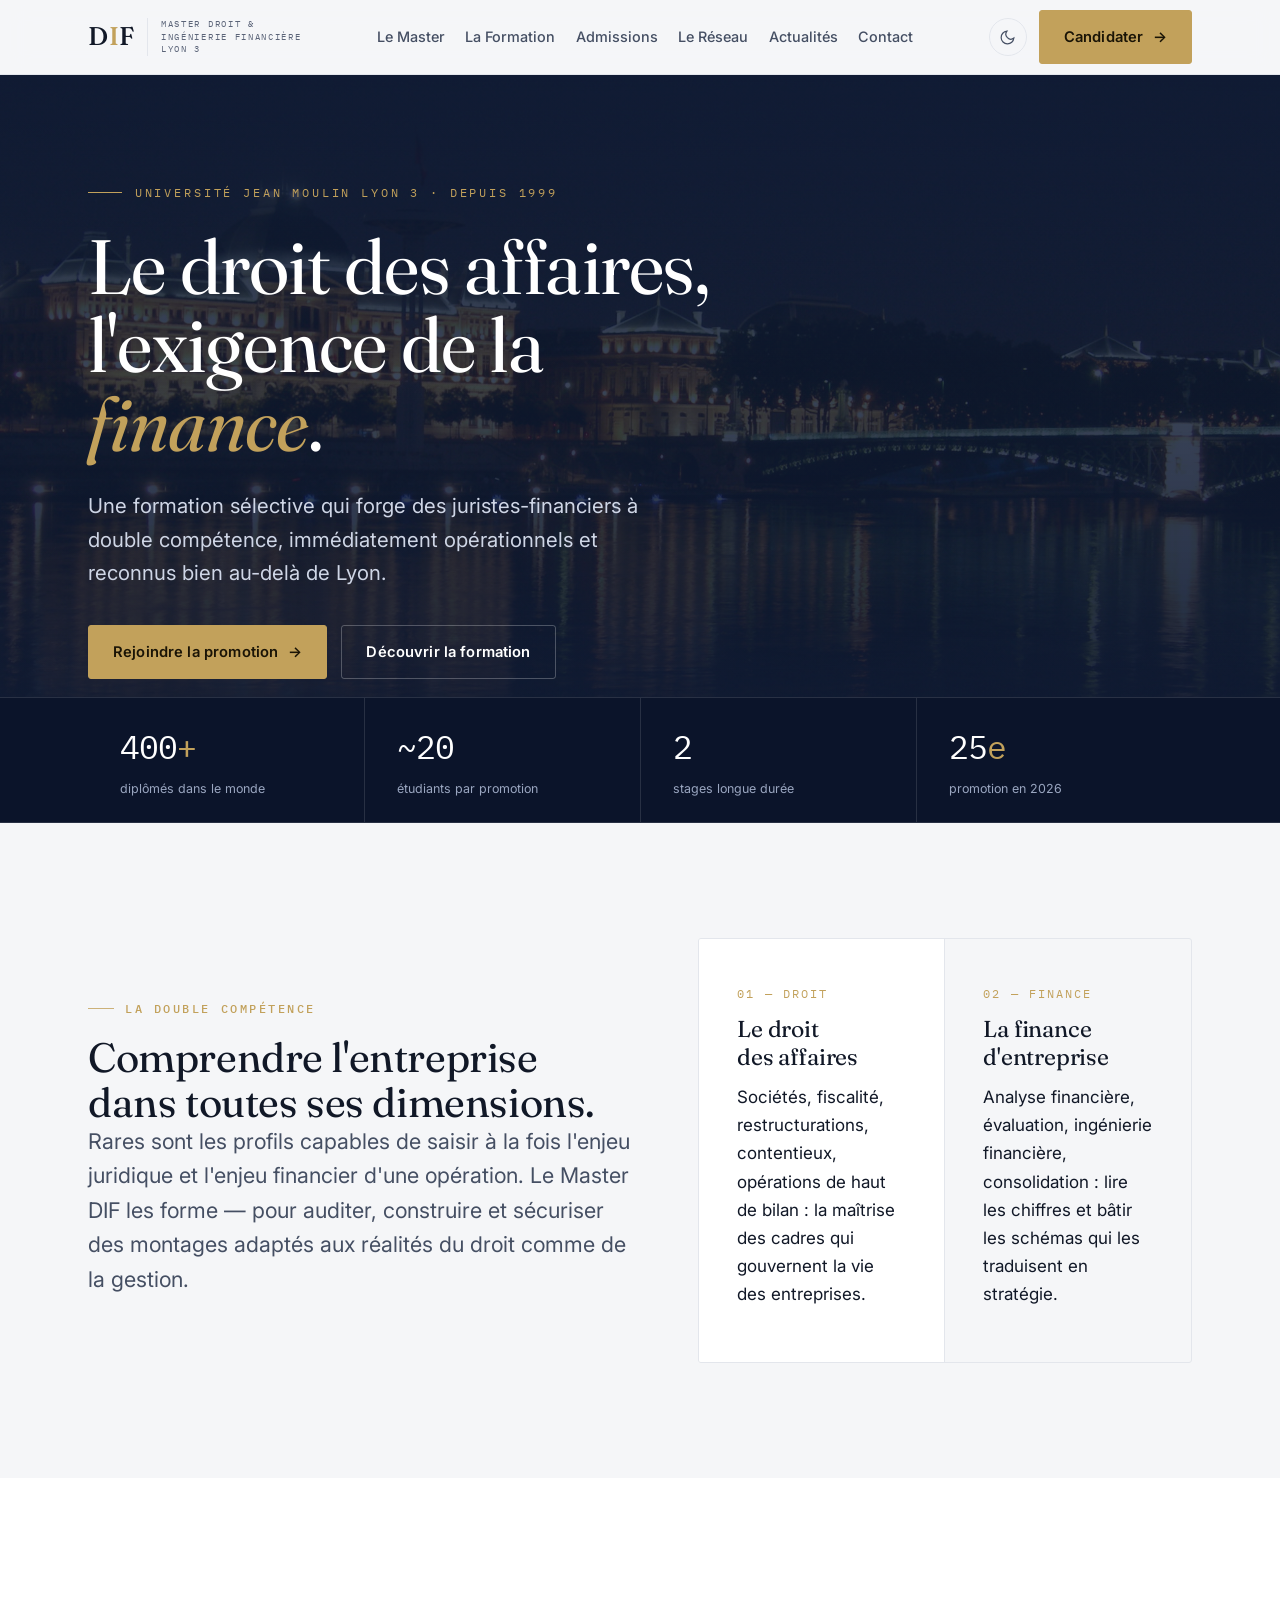
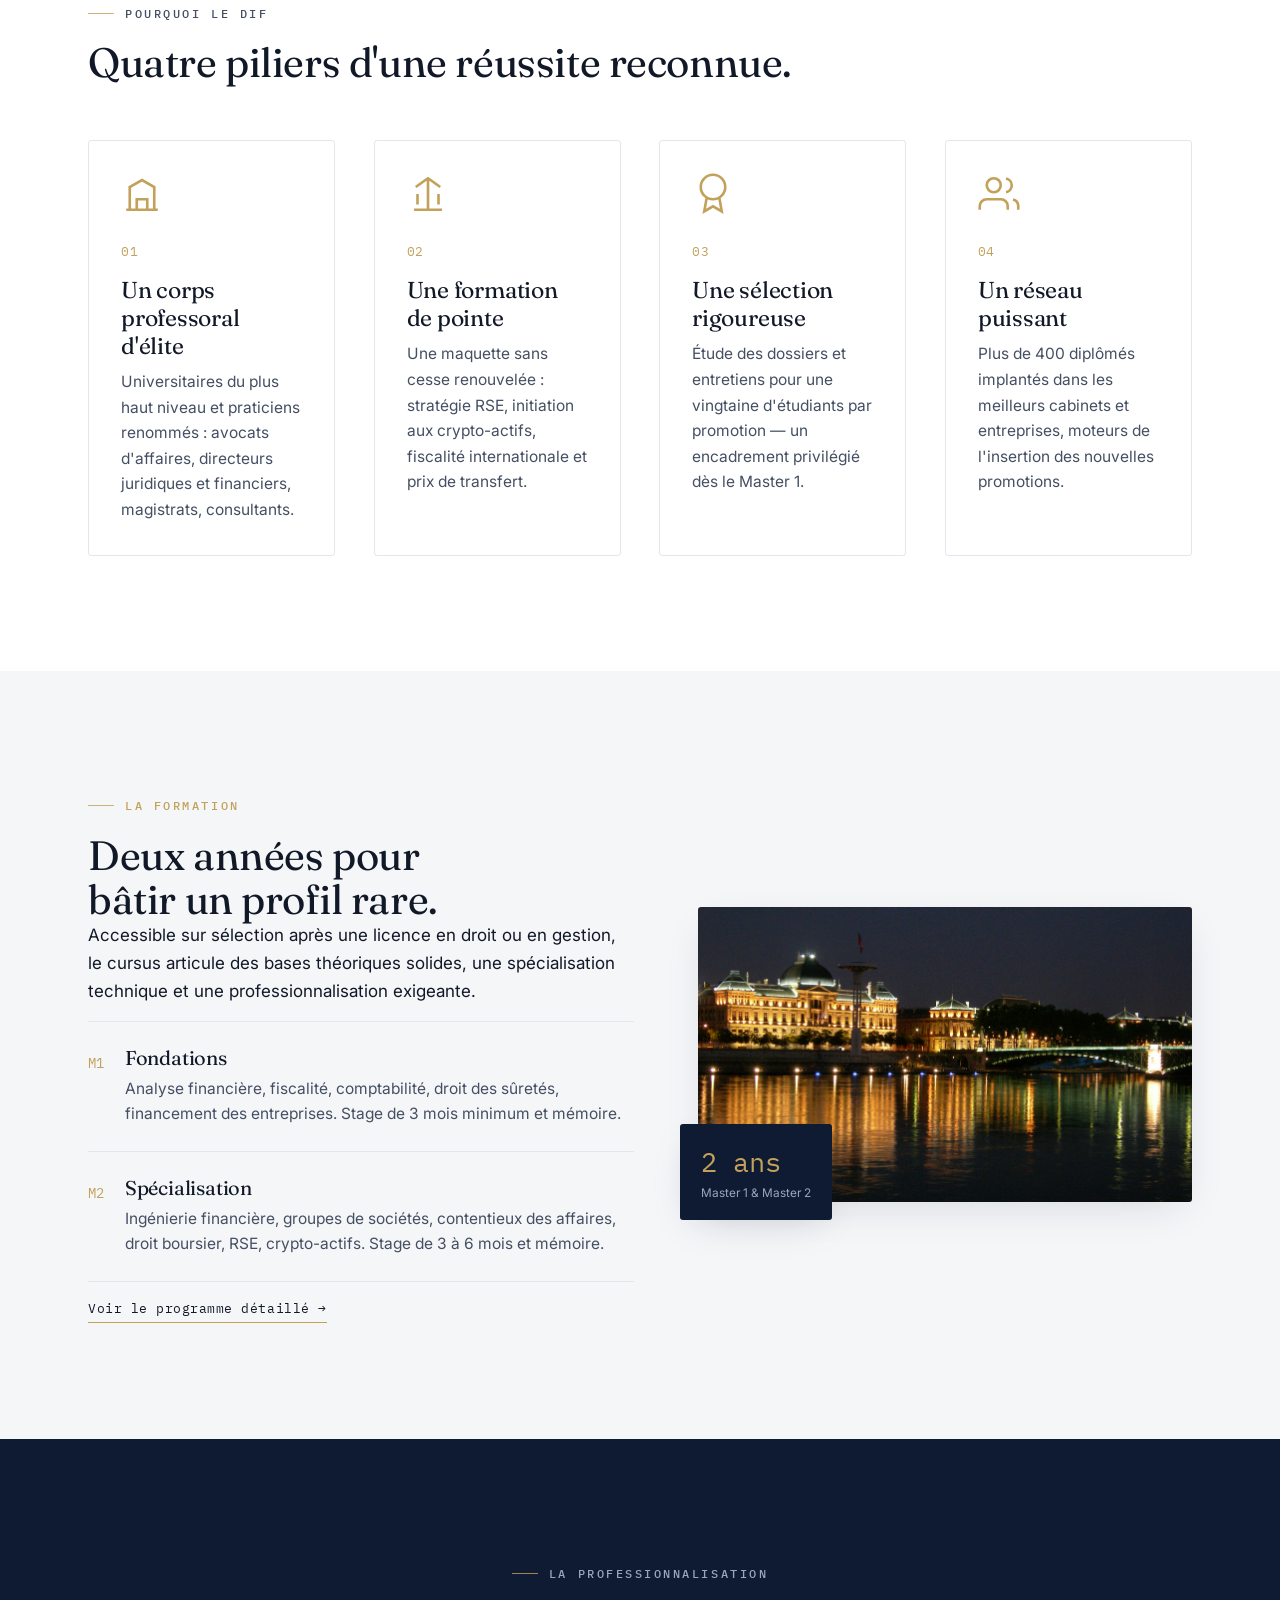
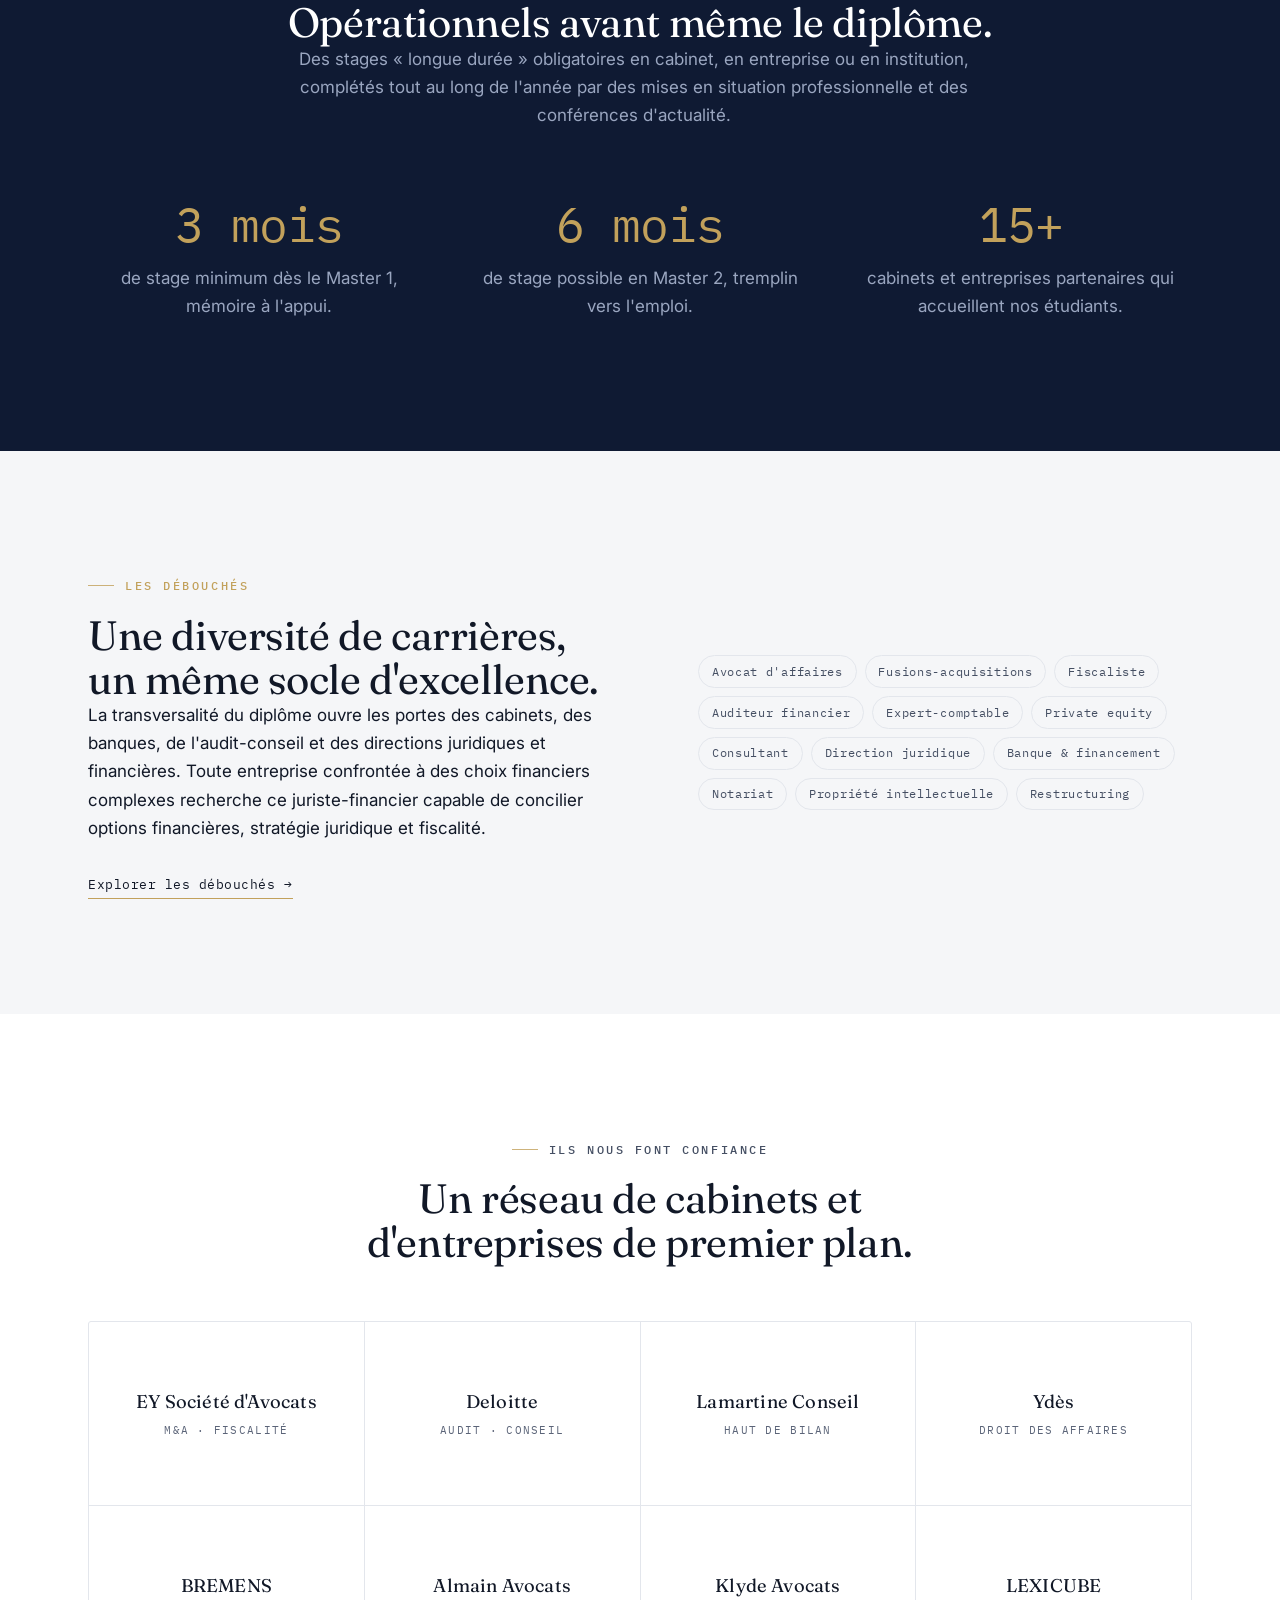
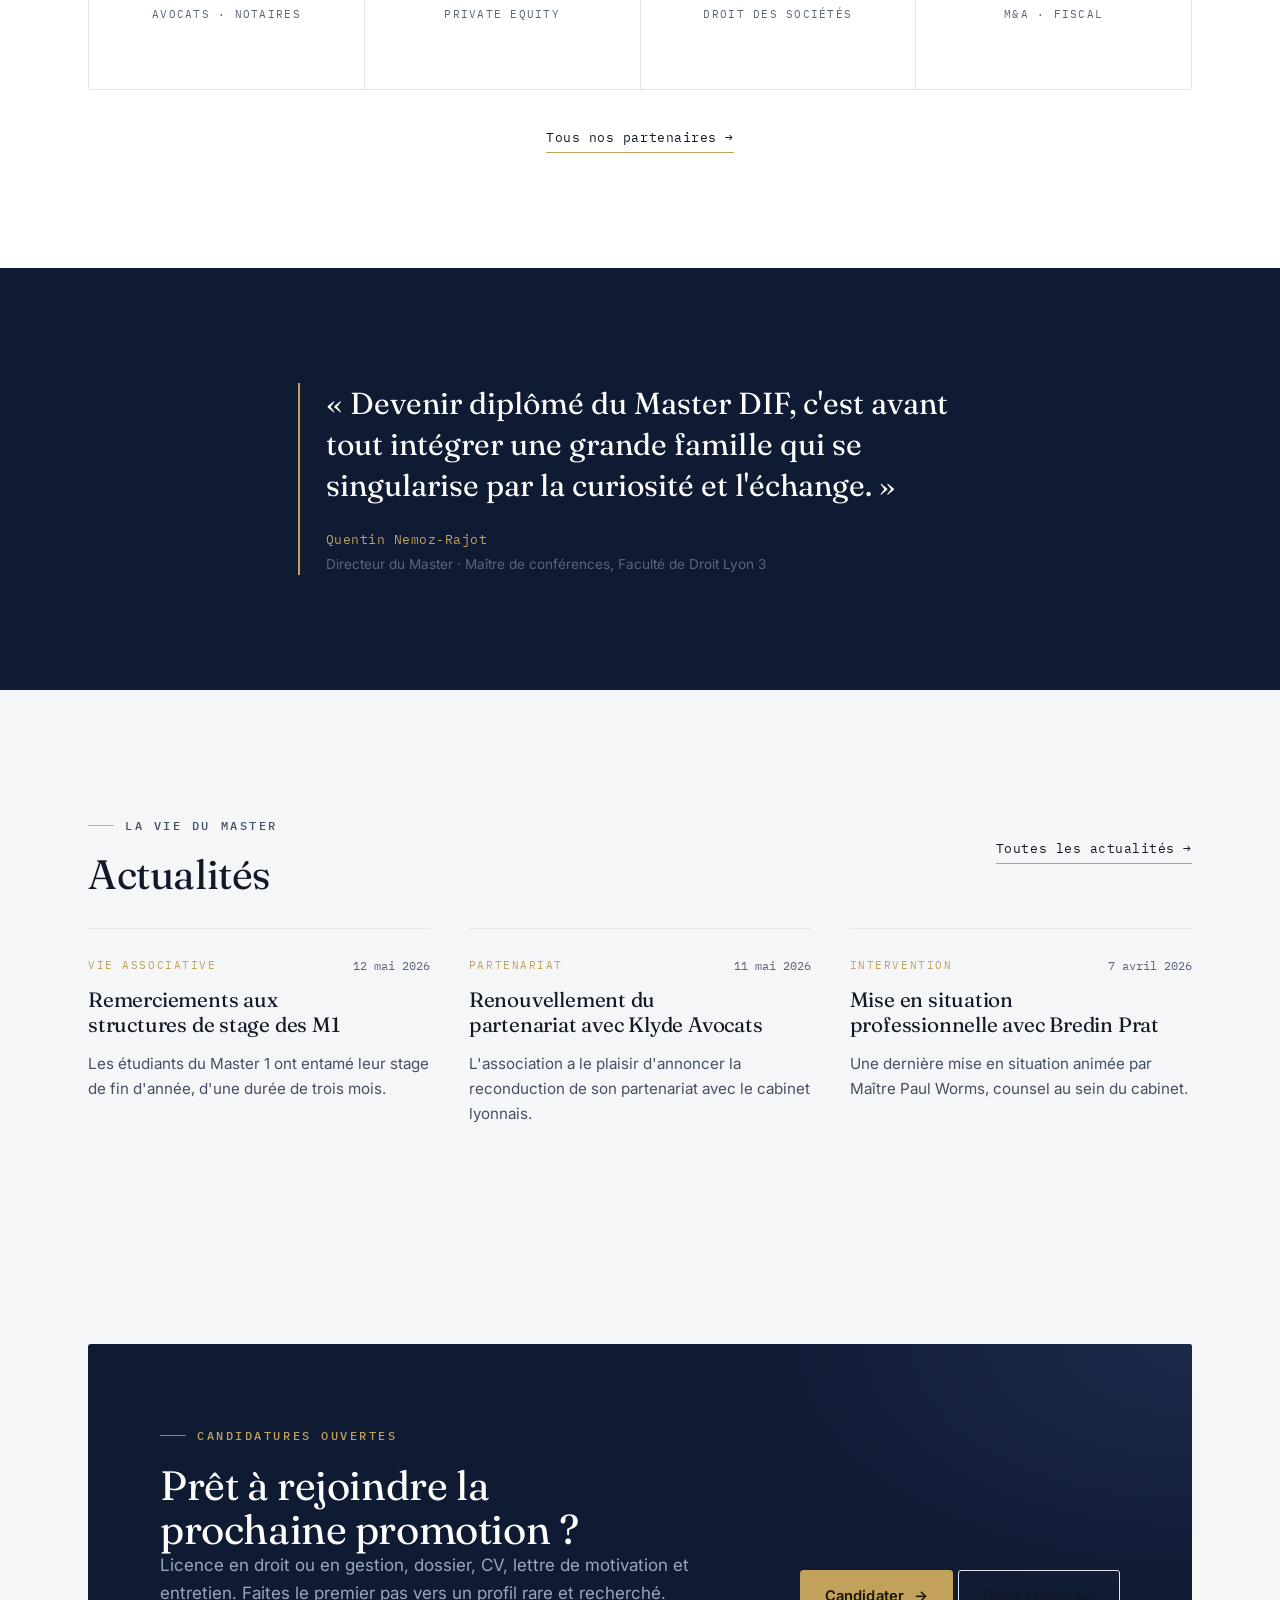
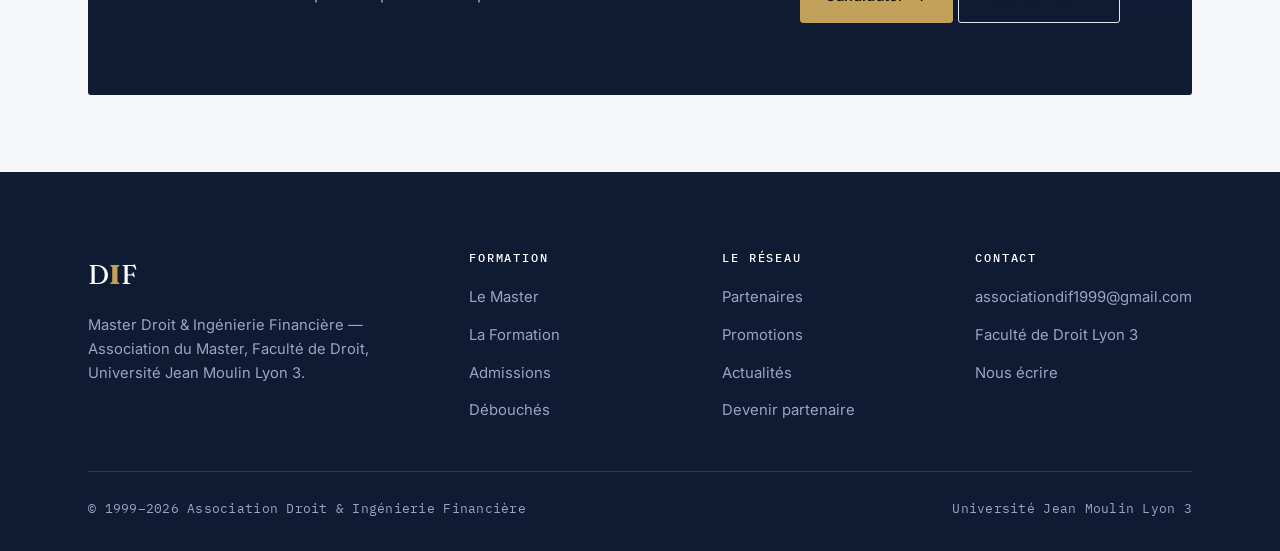
<file: index.html>
<!doctype html>
<html lang="fr">
<head>
<meta charset="utf-8">
<meta name="viewport" content="width=device-width, initial-scale=1">
<title>Master Droit & Ingénierie Financière — Université Jean Moulin Lyon 3</title>
<meta name="description" content="Formation d'excellence à double compétence droit des affaires et finance d'entreprise. Master 1 & 2 sélectifs, professionnalisants, à l'Université Jean Moulin Lyon 3.">
<link rel="preconnect" href="https://fonts.googleapis.com">
<link rel="preconnect" href="https://fonts.gstatic.com" crossorigin>
<link href="https://fonts.googleapis.com/css2?family=Fraunces:ital,opsz,wght@0,9..144,300..600;1,9..144,300..500&family=IBM+Plex+Mono:wght@400;500&family=Inter:wght@400;500;600&display=swap" rel="stylesheet">
<link rel="icon" href="assets/img/favicon.svg" type="image/svg+xml">
<meta name="theme-color" content="#0f1a33">
<link rel="stylesheet" href="assets/css/dif.css">
</head>
<body>
<a class="skip-link" href="#main">Aller au contenu</a>

<!-- HEADER -->
<header class="site-header">
  <div class="container bar">
    <a class="brand" href="index.html" aria-label="Accueil — Master Droit et Ingénierie Financière">
      <span class="mono-mark">D<b>I</b>F</span>
      <span class="brand-sub">Master Droit &amp;<br>Ingénierie Financière<br>Lyon 3</span>
    </a>
    <nav class="nav primary" aria-label="Navigation principale">
      <a href="le-master.html">Le Master</a>
      <a href="formation.html">La Formation</a>
      <a href="admissions.html">Admissions</a>
      <a href="reseau.html">Le Réseau</a>
      <a href="actualites.html">Actualités</a>
      <a href="contact.html">Contact</a>
    </nav>
    <div class="header-actions">
      <button class="theme-toggle" data-theme-toggle aria-label="Changer de thème clair/sombre">
        <svg class="moon" width="17" height="17" viewBox="0 0 24 24" fill="none" stroke="currentColor" stroke-width="1.7"><path d="M21 12.8A9 9 0 1 1 11.2 3a7 7 0 0 0 9.8 9.8Z"/></svg>
        <svg class="sun" width="17" height="17" viewBox="0 0 24 24" fill="none" stroke="currentColor" stroke-width="1.7"><circle cx="12" cy="12" r="4"/><path d="M12 2v2M12 20v2M4 12H2M22 12h-2M5 5l1.5 1.5M17.5 17.5 19 19M19 5l-1.5 1.5M6.5 17.5 5 19"/></svg>
      </button>
      <a class="btn btn-brass" href="admissions.html">Candidater <span class="arw">→</span></a>
      <button class="burger" data-burger aria-label="Ouvrir le menu"><span></span><span></span><span></span></button>
    </div>
  </div>
</header>

<!-- MOBILE NAV -->
<div class="mobile-nav" aria-label="Menu mobile">
  <a href="le-master.html">Le Master</a>
  <a href="formation.html">La Formation</a>
  <a href="admissions.html">Admissions</a>
  <a href="reseau.html">Le Réseau</a>
  <a href="actualites.html">Actualités</a>
  <a href="contact.html">Contact</a>
  <a class="btn btn-brass" href="admissions.html">Candidater →</a>
</div>

<main id="main">

<!-- HERO -->
<section class="hero">
  <div class="bg"><img src="assets/img/lyon-palais-nuit.jpg" alt="Le Palais de l'Université Jean Moulin illuminé sur les berges du Rhône à Lyon, la nuit"></div>
  <div class="container hero-inner">
    <p class="kicker">Université Jean Moulin Lyon 3 · depuis 1999</p>
    <h1 class="h-display">Le droit des affaires,<br>l'exigence de la <span class="accent">finance</span>.</h1>
    <p class="sub">Une formation sélective qui forge des juristes-financiers à double compétence, immédiatement opérationnels et reconnus bien au-delà de Lyon.</p>
    <div class="cta-row">
      <a class="btn btn-brass" href="admissions.html">Rejoindre la promotion <span class="arw">→</span></a>
      <a class="btn btn-ghost" href="formation.html">Découvrir la formation</a>
    </div>
  </div>
  <div class="ticker">
    <div class="container">
      <div class="ticker-inner">
        <div class="cell"><div class="v">400<span class="u">+</span></div><div class="k">diplômés dans le monde</div></div>
        <div class="cell"><div class="v">~20</div><div class="k">étudiants par promotion</div></div>
        <div class="cell"><div class="v">2</div><div class="k">stages longue durée</div></div>
        <div class="cell"><div class="v">25<span class="u">e</span></div><div class="k">promotion en 2026</div></div>
      </div>
    </div>
  </div>
</section>

<!-- THESE / DOUBLE COMPETENCE -->
<section class="section">
  <div class="container">
    <div class="split">
      <div>
        <p class="eyebrow">La double compétence</p>
        <h2>Comprendre l'entreprise dans toutes ses dimensions.</h2>
        <p class="lead">Rares sont les profils capables de saisir à la fois l'enjeu juridique et l'enjeu financier d'une opération. Le Master DIF les forme — pour auditer, construire et sécuriser des montages adaptés aux réalités du droit comme de la gestion.</p>
      </div>
      <div class="duo reveal">
        <div>
          <span class="tag">01 — Droit</span>
          <h3>Le droit des affaires</h3>
          <p>Sociétés, fiscalité, restructurations, contentieux, opérations de haut de bilan : la maîtrise des cadres qui gouvernent la vie des entreprises.</p>
        </div>
        <div>
          <span class="tag">02 — Finance</span>
          <h3>La finance d'entreprise</h3>
          <p>Analyse financière, évaluation, ingénierie financière, consolidation : lire les chiffres et bâtir les schémas qui les traduisent en stratégie.</p>
        </div>
      </div>
    </div>
  </div>
</section>

<!-- PILIERS -->
<section class="section alt">
  <div class="container">
    <div class="sec-head">
      <p class="eyebrow">Pourquoi le DIF</p>
      <h2>Quatre piliers d'une réussite reconnue.</h2>
    </div>
    <div class="grid cols-4">
      <article class="card reveal">
        <svg class="ic" viewBox="0 0 24 24" fill="none" stroke="currentColor" stroke-width="1.5"><path d="M3 21h18M5 21V8l7-4 7 4v13M9 21v-6h6v6"/></svg>
        <div class="idx">01</div>
        <h3>Un corps professoral d'élite</h3>
        <p>Universitaires du plus haut niveau et praticiens renommés : avocats d'affaires, directeurs juridiques et financiers, magistrats, consultants.</p>
      </article>
      <article class="card reveal" data-d="1">
        <svg class="ic" viewBox="0 0 24 24" fill="none" stroke="currentColor" stroke-width="1.5"><path d="M12 3v18M5 8l7-5 7 5M4 21h16M6 12v6M18 12v6"/></svg>
        <div class="idx">02</div>
        <h3>Une formation de pointe</h3>
        <p>Une maquette sans cesse renouvelée : stratégie RSE, initiation aux crypto-actifs, fiscalité internationale et prix de transfert.</p>
      </article>
      <article class="card reveal" data-d="2">
        <svg class="ic" viewBox="0 0 24 24" fill="none" stroke="currentColor" stroke-width="1.5"><path d="M12 15a7 7 0 1 0 0-14 7 7 0 0 0 0 14ZM8.5 13.5 7 22l5-3 5 3-1.5-8.5"/></svg>
        <div class="idx">03</div>
        <h3>Une sélection rigoureuse</h3>
        <p>Étude des dossiers et entretiens pour une vingtaine d'étudiants par promotion — un encadrement privilégié dès le Master 1.</p>
      </article>
      <article class="card reveal" data-d="3">
        <svg class="ic" viewBox="0 0 24 24" fill="none" stroke="currentColor" stroke-width="1.5"><path d="M17 21v-2a4 4 0 0 0-4-4H5a4 4 0 0 0-4 4v2M9 11a4 4 0 1 0 0-8 4 4 0 0 0 0 8ZM23 21v-2a4 4 0 0 0-3-3.87M16 3.13A4 4 0 0 1 16 11"/></svg>
        <div class="idx">04</div>
        <h3>Un réseau puissant</h3>
        <p>Plus de 400 diplômés implantés dans les meilleurs cabinets et entreprises, moteurs de l'insertion des nouvelles promotions.</p>
      </article>
    </div>
  </div>
</section>

<!-- FORMATION PREVIEW -->
<section class="section">
  <div class="container">
    <div class="split reverse">
      <div class="media reveal">
        <img src="assets/img/lyon-palais-nuit.jpg" alt="Berges du Rhône, Université Jean Moulin Lyon 3">
        <div class="badge"><div class="v">2 ans</div><div class="k">Master 1 &amp; Master 2</div></div>
      </div>
      <div>
        <p class="eyebrow">La formation</p>
        <h2>Deux années pour bâtir un profil rare.</h2>
        <p>Accessible sur sélection après une licence en droit ou en gestion, le cursus articule des bases théoriques solides, une spécialisation technique et une professionnalisation exigeante.</p>
        <ul class="flist">
          <li><span class="n">M1</span><div><h3>Fondations</h3><p>Analyse financière, fiscalité, comptabilité, droit des sûretés, financement des entreprises. Stage de 3 mois minimum et mémoire.</p></div></li>
          <li><span class="n">M2</span><div><h3>Spécialisation</h3><p>Ingénierie financière, groupes de sociétés, contentieux des affaires, droit boursier, RSE, crypto-actifs. Stage de 3 à 6 mois et mémoire.</p></div></li>
        </ul>
        <a class="link-arrow mt-2" href="formation.html">Voir le programme détaillé →</a>
      </div>
    </div>
  </div>
</section>

<!-- PROFESSIONNALISATION -->
<section class="section ink">
  <div class="container">
    <div class="sec-head center">
      <p class="eyebrow center on-ink">La professionnalisation</p>
      <h2>Opérationnels avant même le diplôme.</h2>
      <p>Des stages « longue durée » obligatoires en cabinet, en entreprise ou en institution, complétés tout au long de l'année par des mises en situation professionnelle et des conférences d'actualité.</p>
    </div>
    <div class="grid cols-3">
      <div class="reveal center">
        <div class="num" style="font-size:3rem;color:var(--brass)"><span data-count="3" data-suffix=" mois">3</span></div>
        <p style="color:var(--on-ink-mut)">de stage minimum dès le Master 1, mémoire à l'appui.</p>
      </div>
      <div class="reveal center" data-d="1">
        <div class="num" style="font-size:3rem;color:var(--brass)"><span data-count="6" data-suffix=" mois">6</span></div>
        <p style="color:var(--on-ink-mut)">de stage possible en Master 2, tremplin vers l'emploi.</p>
      </div>
      <div class="reveal center" data-d="2">
        <div class="num" style="font-size:3rem;color:var(--brass)"><span data-count="15" data-suffix="+">15</span></div>
        <p style="color:var(--on-ink-mut)">cabinets et entreprises partenaires qui accueillent nos étudiants.</p>
      </div>
    </div>
  </div>
</section>

<!-- DEBOUCHES -->
<section class="section">
  <div class="container">
    <div class="split">
      <div>
        <p class="eyebrow">Les débouchés</p>
        <h2>Une diversité de carrières, un même socle d'excellence.</h2>
        <p>La transversalité du diplôme ouvre les portes des cabinets, des banques, de l'audit-conseil et des directions juridiques et financières. Toute entreprise confrontée à des choix financiers complexes recherche ce juriste-financier capable de concilier options financières, stratégie juridique et fiscalité.</p>
        <a class="link-arrow mt-2" href="formation.html#debouches">Explorer les débouchés →</a>
      </div>
      <div class="reveal">
        <div class="chips">
          <span class="chip">Avocat d'affaires</span>
          <span class="chip">Fusions-acquisitions</span>
          <span class="chip">Fiscaliste</span>
          <span class="chip">Auditeur financier</span>
          <span class="chip">Expert-comptable</span>
          <span class="chip">Private equity</span>
          <span class="chip">Consultant</span>
          <span class="chip">Direction juridique</span>
          <span class="chip">Banque &amp; financement</span>
          <span class="chip">Notariat</span>
          <span class="chip">Propriété intellectuelle</span>
          <span class="chip">Restructuring</span>
        </div>
      </div>
    </div>
  </div>
</section>

<!-- PARTENAIRES -->
<section class="section alt">
  <div class="container">
    <div class="sec-head center">
      <p class="eyebrow center">Ils nous font confiance</p>
      <h2>Un réseau de cabinets et d'entreprises de premier plan.</h2>
    </div>
    <div class="logo-grid reveal">
      <div class="cell"><div><div class="nm">EY Société d'Avocats</div><div class="ct">M&amp;A · Fiscalité</div></div></div>
      <div class="cell"><div><div class="nm">Deloitte</div><div class="ct">Audit · Conseil</div></div></div>
      <div class="cell"><div><div class="nm">Lamartine Conseil</div><div class="ct">Haut de bilan</div></div></div>
      <div class="cell"><div><div class="nm">Ydès</div><div class="ct">Droit des affaires</div></div></div>
      <div class="cell"><div><div class="nm">BREMENS</div><div class="ct">Avocats · Notaires</div></div></div>
      <div class="cell"><div><div class="nm">Almain Avocats</div><div class="ct">Private equity</div></div></div>
      <div class="cell"><div><div class="nm">Klyde Avocats</div><div class="ct">Droit des sociétés</div></div></div>
      <div class="cell"><div><div class="nm">LEXICUBE</div><div class="ct">M&amp;A · Fiscal</div></div></div>
    </div>
    <div class="center mt-4"><a class="link-arrow" href="reseau.html">Tous nos partenaires →</a></div>
  </div>
</section>

<!-- CITATION DIRECTEUR -->
<section class="section ink">
  <div class="container container-narrow">
    <div class="quote reveal">
      <blockquote>« Devenir diplômé du Master DIF, c'est avant tout intégrer une grande famille qui se singularise par la curiosité et l'échange. »</blockquote>
      <div class="who">Quentin Nemoz-Rajot</div>
      <div class="role">Directeur du Master · Maître de conférences, Faculté de Droit Lyon 3</div>
    </div>
  </div>
</section>

<!-- ACTUALITES -->
<section class="section">
  <div class="container">
    <div class="flex-between sec-head" style="max-width:none;margin-bottom:2rem">
      <div>
        <p class="eyebrow">La vie du Master</p>
        <h2>Actualités</h2>
      </div>
      <a class="link-arrow" href="actualites.html">Toutes les actualités →</a>
    </div>
    <div class="grid cols-3">
      <a class="news-card reveal" href="actualites.html">
        <div class="flex-between"><span class="cat">Vie associative</span><span class="date">12 mai 2026</span></div>
        <h3>Remerciements aux structures de stage des M1</h3>
        <p>Les étudiants du Master 1 ont entamé leur stage de fin d'année, d'une durée de trois mois.</p>
      </a>
      <a class="news-card reveal" data-d="1" href="actualites.html">
        <div class="flex-between"><span class="cat">Partenariat</span><span class="date">11 mai 2026</span></div>
        <h3>Renouvellement du partenariat avec Klyde Avocats</h3>
        <p>L'association a le plaisir d'annoncer la reconduction de son partenariat avec le cabinet lyonnais.</p>
      </a>
      <a class="news-card reveal" data-d="2" href="actualites.html">
        <div class="flex-between"><span class="cat">Intervention</span><span class="date">7 avril 2026</span></div>
        <h3>Mise en situation professionnelle avec Bredin Prat</h3>
        <p>Une dernière mise en situation animée par Maître Paul Worms, counsel au sein du cabinet.</p>
      </a>
    </div>
  </div>
</section>

<!-- CTA -->
<section class="section-tight">
  <div class="container">
    <div class="cta-band reveal">
      <div class="flex-between" style="align-items:end">
        <div>
          <p class="eyebrow on-ink">Candidatures ouvertes</p>
          <h2>Prêt à rejoindre la prochaine promotion&nbsp;?</h2>
          <p>Licence en droit ou en gestion, dossier, CV, lettre de motivation et entretien. Faites le premier pas vers un profil rare et recherché.</p>
        </div>
        <div class="cta-row" style="margin:0">
          <a class="btn btn-brass" href="admissions.html">Candidater <span class="arw">→</span></a>
          <a class="btn btn-ghost" href="contact.html">Nous contacter</a>
        </div>
      </div>
    </div>
  </div>
</section>

</main>

<!-- FOOTER -->
<footer class="site-footer">
  <div class="container">
    <div class="footer-top">
      <div class="f-brand">
        <div class="mono-mark">D<b>I</b>F</div>
        <p>Master Droit &amp; Ingénierie Financière — Association du Master, Faculté de Droit, Université Jean Moulin Lyon 3.</p>
      </div>
      <div class="footer-col">
        <h4>Formation</h4>
        <ul>
          <li><a href="le-master.html">Le Master</a></li>
          <li><a href="formation.html">La Formation</a></li>
          <li><a href="admissions.html">Admissions</a></li>
          <li><a href="formation.html#debouches">Débouchés</a></li>
        </ul>
      </div>
      <div class="footer-col">
        <h4>Le Réseau</h4>
        <ul>
          <li><a href="reseau.html">Partenaires</a></li>
          <li><a href="reseau.html#promotions">Promotions</a></li>
          <li><a href="actualites.html">Actualités</a></li>
          <li><a href="contact.html#partenaire">Devenir partenaire</a></li>
        </ul>
      </div>
      <div class="footer-col">
        <h4>Contact</h4>
        <ul>
          <li><a href="mailto:associationdif1999@gmail.com">associationdif1999@gmail.com</a></li>
          <li><a href="https://facdedroit.univ-lyon3.fr/master-droit-et-ingenierie-financiere-2" target="_blank" rel="noopener">Faculté de Droit Lyon 3</a></li>
          <li><a href="contact.html">Nous écrire</a></li>
        </ul>
      </div>
    </div>
    <div class="footer-bottom">
      <span>© 1999–2026 Association Droit &amp; Ingénierie Financière</span>
      <span>Université Jean Moulin Lyon 3</span>
    </div>
  </div>
</footer>

<script src="assets/js/dif.js"></script>
</body>
</html>
</file>
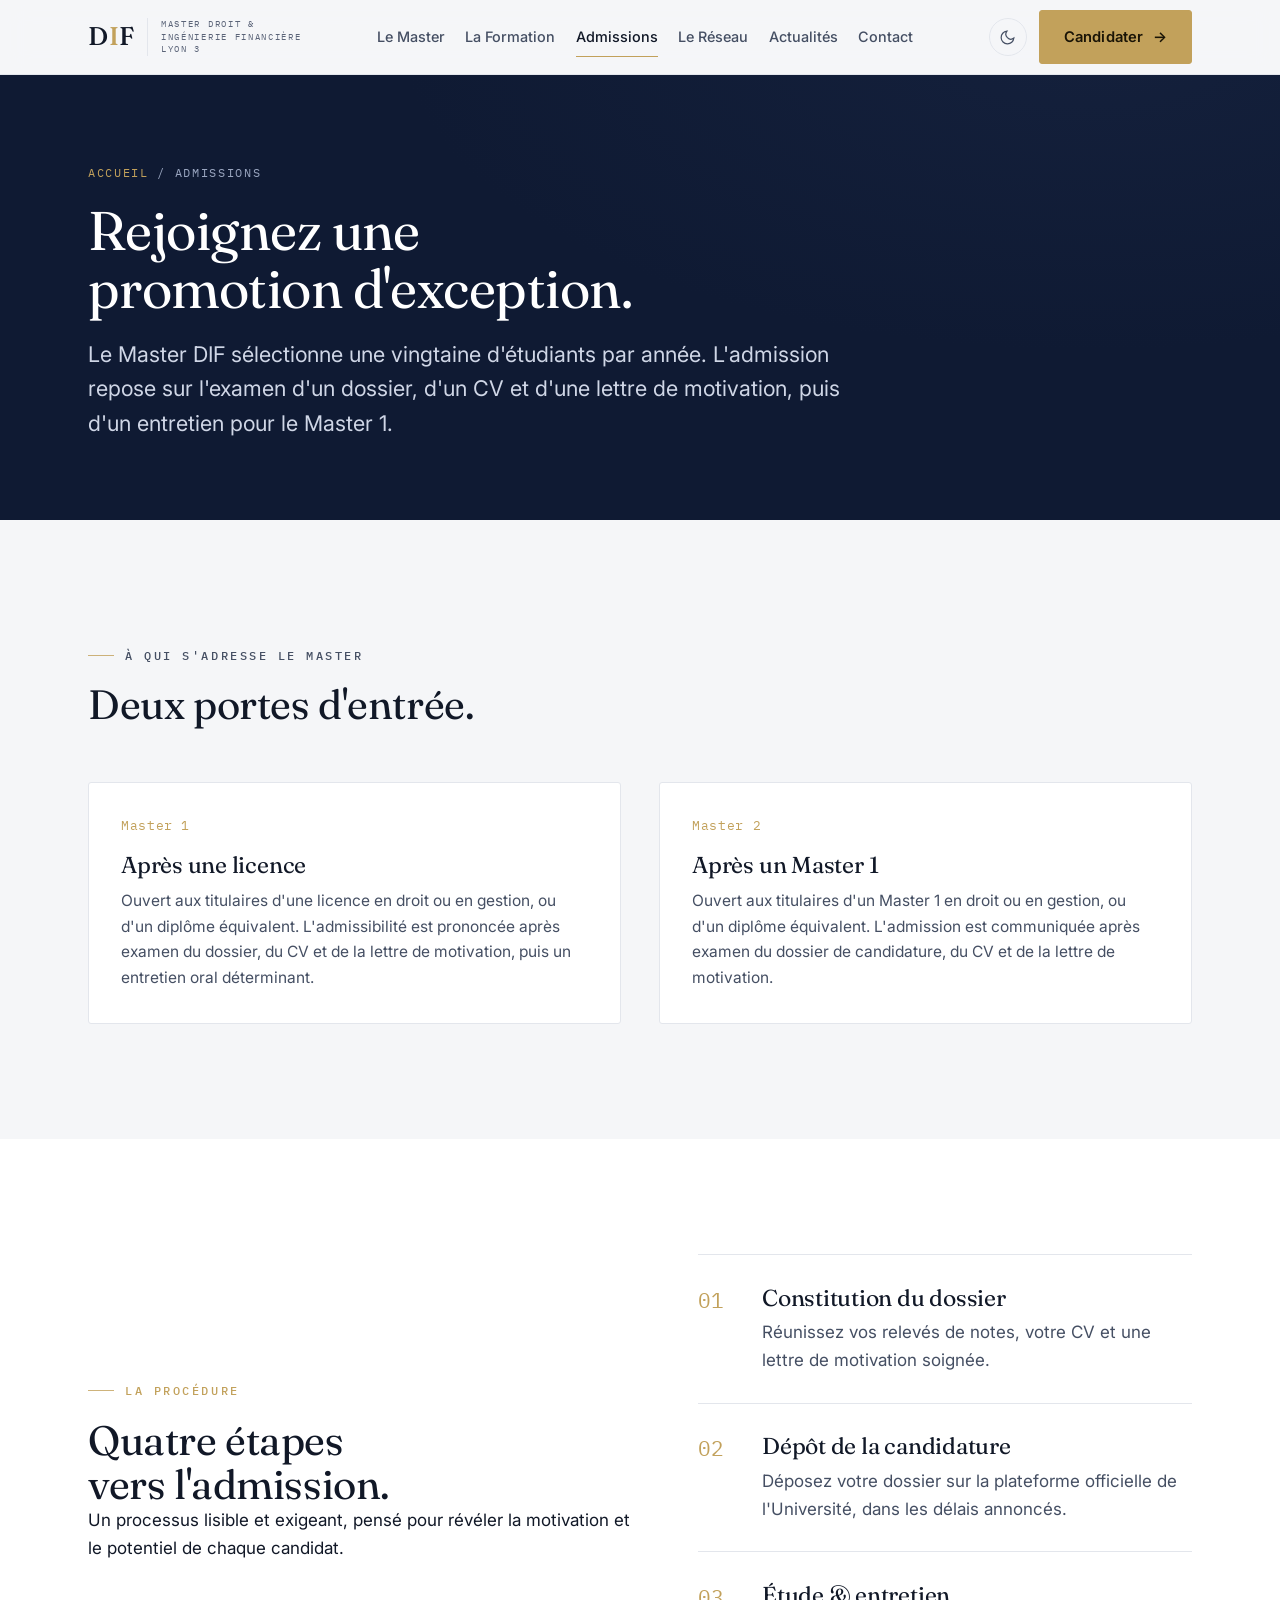
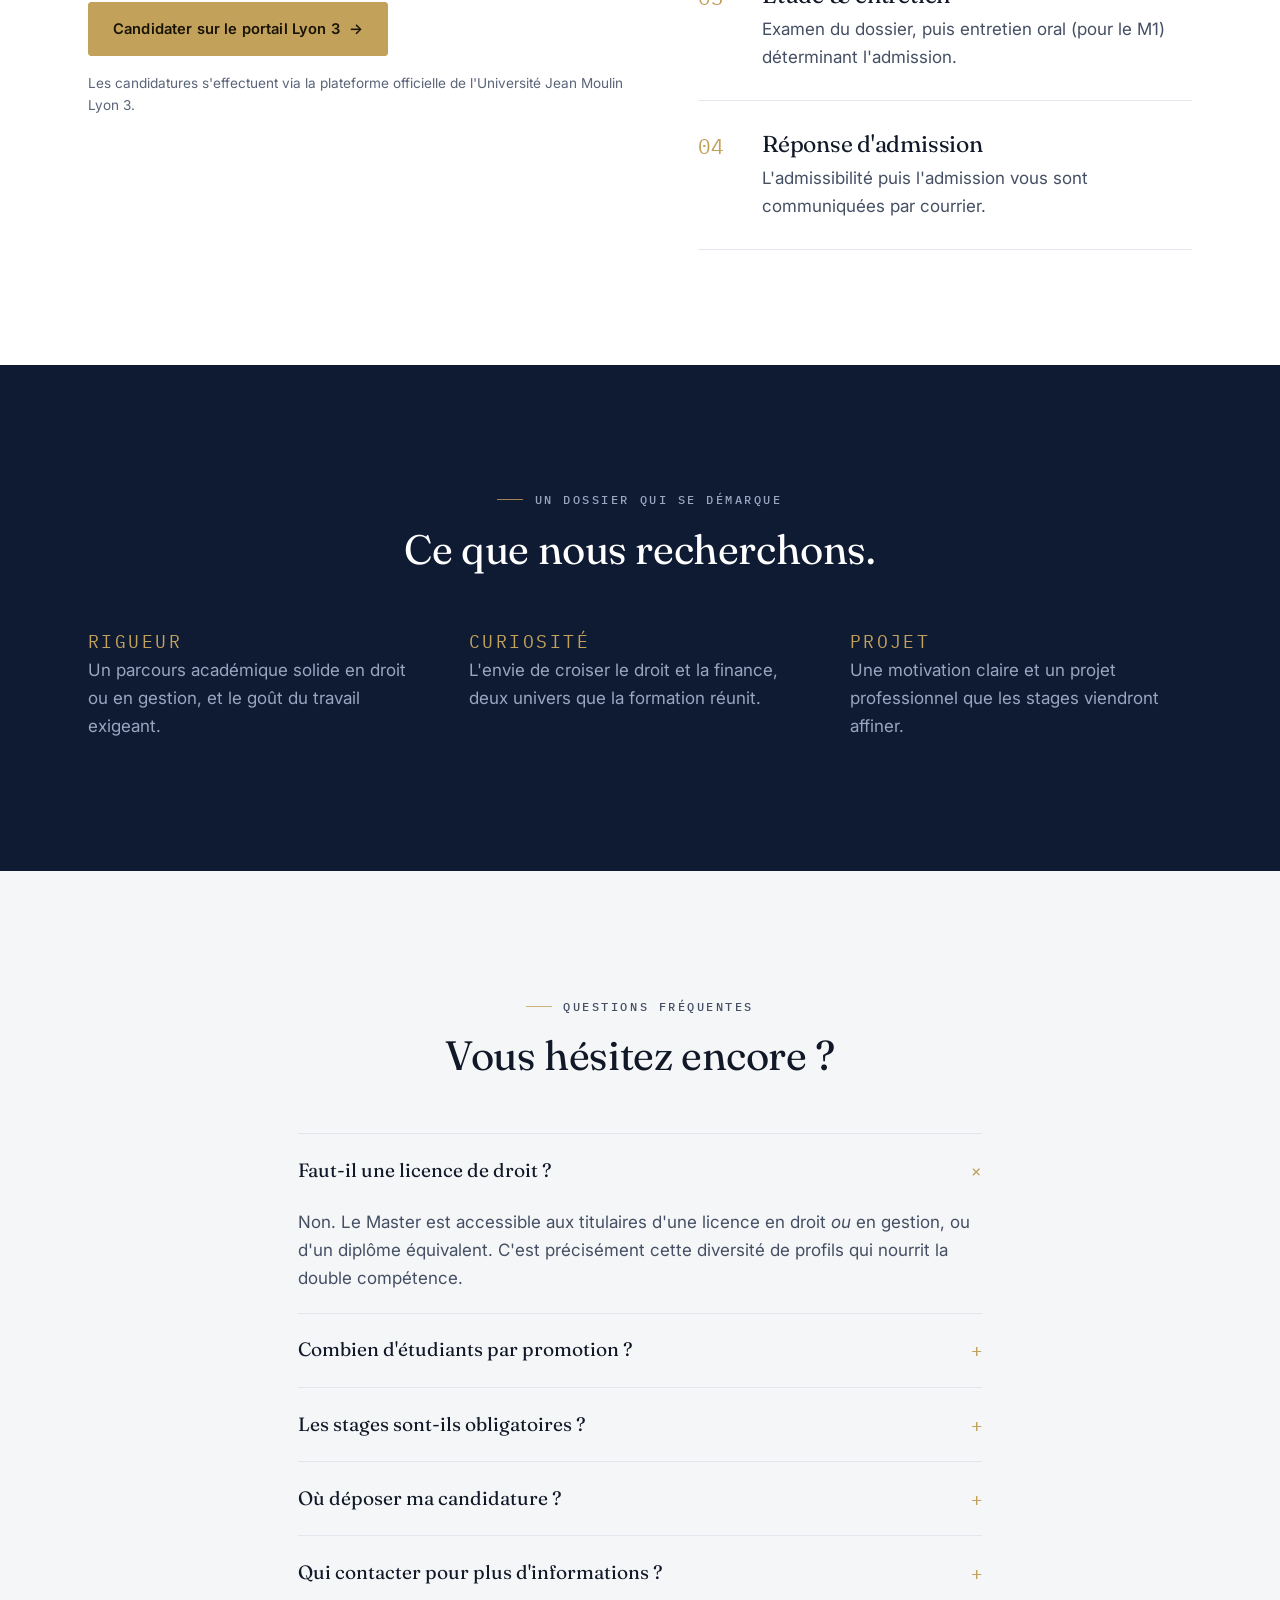
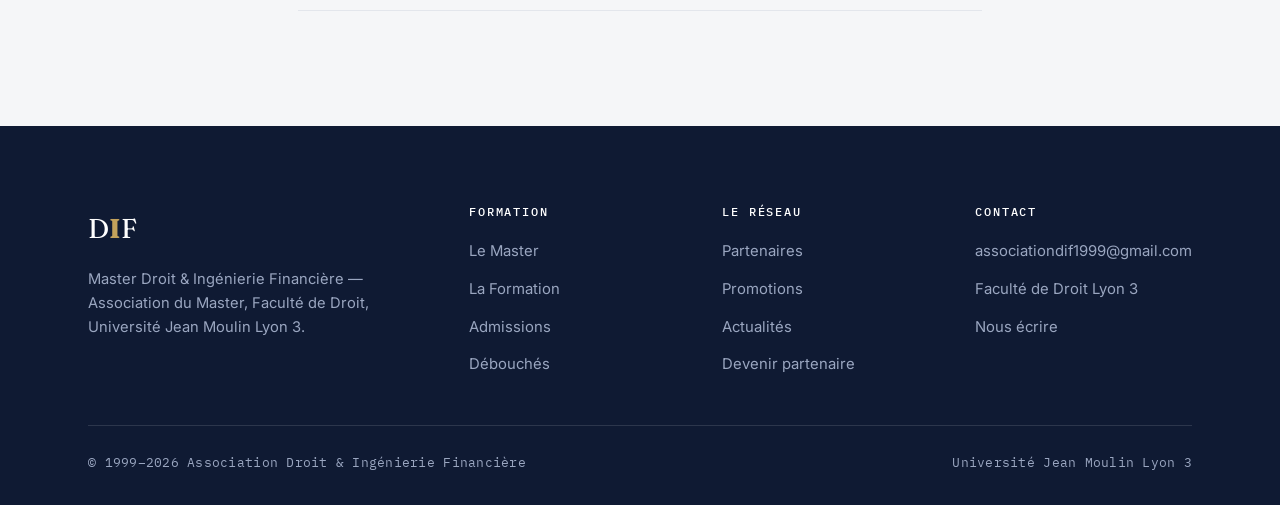
<file: admissions.html>
<!doctype html>
<html lang="fr">
<head>
<meta charset="utf-8">
<meta name="viewport" content="width=device-width, initial-scale=1">
<title>Admissions & Candidature — Master Droit & Ingénierie Financière | Lyon 3</title>
<meta name="description" content="Conditions d'admission, profils recherchés et procédure de candidature au Master 1 et Master 2 Droit et Ingénierie Financière de Lyon 3.">
<link rel="preconnect" href="https://fonts.googleapis.com">
<link rel="preconnect" href="https://fonts.gstatic.com" crossorigin>
<link href="https://fonts.googleapis.com/css2?family=Fraunces:ital,opsz,wght@0,9..144,300..600;1,9..144,300..500&family=IBM+Plex+Mono:wght@400;500&family=Inter:wght@400;500;600&display=swap" rel="stylesheet">
<link rel="icon" href="assets/img/favicon.svg" type="image/svg+xml">
<meta name="theme-color" content="#0f1a33">
<link rel="stylesheet" href="assets/css/dif.css">
<style>
  .step { display:grid; grid-template-columns:auto 1fr; gap:1.6rem; padding:1.8rem 0; border-top:1px solid var(--line); }
  .step:last-child{ border-bottom:1px solid var(--line); }
  .step .no { font-family:var(--mono); font-size:1.3rem; color:var(--brass); width:2.4rem; }
  .step h3 { margin-bottom:.4rem; }
  .step p { color:var(--text-2); margin:0; }
  .acc-item { border-top:1px solid var(--line); }
  .acc-item:last-child{ border-bottom:1px solid var(--line); }
  .acc-head { width:100%; text-align:left; background:none; border:0; padding:1.3rem 0; display:flex; justify-content:space-between; align-items:center; gap:1rem; font-family:var(--serif); font-size:1.2rem; color:var(--text); }
  .acc-head .pm { font-family:var(--mono); color:var(--brass); transition:transform .25s ease; }
  .acc-item.open .acc-head .pm { transform:rotate(45deg); }
  .acc-body { max-height:0; overflow:hidden; transition:max-height .3s ease; }
  .acc-item.open .acc-body { max-height:340px; }
  .acc-body p { color:var(--text-2); padding-bottom:1.3rem; margin:0; }
</style>
</head>
<body>
<a class="skip-link" href="#main">Aller au contenu</a>

<header class="site-header">
  <div class="container bar">
    <a class="brand" href="index.html" aria-label="Accueil"><span class="mono-mark">D<b>I</b>F</span><span class="brand-sub">Master Droit &amp;<br>Ingénierie Financière<br>Lyon 3</span></a>
    <nav class="nav primary" aria-label="Navigation principale">
      <a href="le-master.html">Le Master</a><a href="formation.html">La Formation</a><a href="admissions.html" aria-current="page">Admissions</a><a href="reseau.html">Le Réseau</a><a href="actualites.html">Actualités</a><a href="contact.html">Contact</a>
    </nav>
    <div class="header-actions">
      <button class="theme-toggle" data-theme-toggle aria-label="Changer de thème">
        <svg class="moon" width="17" height="17" viewBox="0 0 24 24" fill="none" stroke="currentColor" stroke-width="1.7"><path d="M21 12.8A9 9 0 1 1 11.2 3a7 7 0 0 0 9.8 9.8Z"/></svg>
        <svg class="sun" width="17" height="17" viewBox="0 0 24 24" fill="none" stroke="currentColor" stroke-width="1.7"><circle cx="12" cy="12" r="4"/><path d="M12 2v2M12 20v2M4 12H2M22 12h-2M5 5l1.5 1.5M17.5 17.5 19 19M19 5l-1.5 1.5M6.5 17.5 5 19"/></svg>
      </button>
      <a class="btn btn-brass" href="#candidature">Candidater <span class="arw">→</span></a>
      <button class="burger" data-burger aria-label="Ouvrir le menu"><span></span><span></span><span></span></button>
    </div>
  </div>
</header>
<div class="mobile-nav" aria-label="Menu mobile">
  <a href="le-master.html">Le Master</a><a href="formation.html">La Formation</a><a href="admissions.html">Admissions</a><a href="reseau.html">Le Réseau</a><a href="actualites.html">Actualités</a><a href="contact.html">Contact</a><a class="btn btn-brass" href="#candidature">Candidater →</a>
</div>

<main id="main">

<section class="page-hero">
  <div class="container">
    <p class="crumb"><a href="index.html">Accueil</a> / Admissions</p>
    <h1>Rejoignez une promotion d'exception.</h1>
    <p class="lead">Le Master DIF sélectionne une vingtaine d'étudiants par année. L'admission repose sur l'examen d'un dossier, d'un CV et d'une lettre de motivation, puis d'un entretien pour le Master 1.</p>
  </div>
</section>

<!-- PROFILS -->
<section class="section">
  <div class="container">
    <div class="sec-head"><p class="eyebrow">À qui s'adresse le Master</p><h2>Deux portes d'entrée.</h2></div>
    <div class="grid cols-2">
      <div class="card reveal">
        <div class="idx">Master 1</div>
        <h3>Après une licence</h3>
        <p>Ouvert aux titulaires d'une licence en droit ou en gestion, ou d'un diplôme équivalent. L'admissibilité est prononcée après examen du dossier, du CV et de la lettre de motivation, puis un entretien oral déterminant.</p>
      </div>
      <div class="card reveal" data-d="1">
        <div class="idx">Master 2</div>
        <h3>Après un Master 1</h3>
        <p>Ouvert aux titulaires d'un Master 1 en droit ou en gestion, ou d'un diplôme équivalent. L'admission est communiquée après examen du dossier de candidature, du CV et de la lettre de motivation.</p>
      </div>
    </div>
  </div>
</section>

<!-- PROCEDURE -->
<section class="section alt" id="candidature">
  <div class="container">
    <div class="split">
      <div>
        <p class="eyebrow">La procédure</p>
        <h2>Quatre étapes vers l'admission.</h2>
        <p>Un processus lisible et exigeant, pensé pour révéler la motivation et le potentiel de chaque candidat.</p>
        <a class="btn btn-brass mt-3" href="https://facdedroit.univ-lyon3.fr/master-droit-et-ingenierie-financiere-2" target="_blank" rel="noopener">Candidater sur le portail Lyon 3 <span class="arw">→</span></a>
        <p style="font-size:.85rem;color:var(--muted);margin-top:1rem">Les candidatures s'effectuent via la plateforme officielle de l'Université Jean Moulin Lyon 3.</p>
      </div>
      <div class="reveal">
        <div class="step"><span class="no">01</span><div><h3>Constitution du dossier</h3><p>Réunissez vos relevés de notes, votre CV et une lettre de motivation soignée.</p></div></div>
        <div class="step"><span class="no">02</span><div><h3>Dépôt de la candidature</h3><p>Déposez votre dossier sur la plateforme officielle de l'Université, dans les délais annoncés.</p></div></div>
        <div class="step"><span class="no">03</span><div><h3>Étude &amp; entretien</h3><p>Examen du dossier, puis entretien oral (pour le M1) déterminant l'admission.</p></div></div>
        <div class="step"><span class="no">04</span><div><h3>Réponse d'admission</h3><p>L'admissibilité puis l'admission vous sont communiquées par courrier.</p></div></div>
      </div>
    </div>
  </div>
</section>

<!-- CE QUI FAIT LA DIFFERENCE -->
<section class="section ink">
  <div class="container">
    <div class="sec-head center"><p class="eyebrow center on-ink">Un dossier qui se démarque</p><h2>Ce que nous recherchons.</h2></div>
    <div class="grid cols-3">
      <div class="reveal"><div class="num" style="color:var(--brass);font-size:1.1rem;letter-spacing:.14em;text-transform:uppercase">Rigueur</div><p style="color:var(--on-ink-mut)">Un parcours académique solide en droit ou en gestion, et le goût du travail exigeant.</p></div>
      <div class="reveal" data-d="1"><div class="num" style="color:var(--brass);font-size:1.1rem;letter-spacing:.14em;text-transform:uppercase">Curiosité</div><p style="color:var(--on-ink-mut)">L'envie de croiser le droit et la finance, deux univers que la formation réunit.</p></div>
      <div class="reveal" data-d="2"><div class="num" style="color:var(--brass);font-size:1.1rem;letter-spacing:.14em;text-transform:uppercase">Projet</div><p style="color:var(--on-ink-mut)">Une motivation claire et un projet professionnel que les stages viendront affiner.</p></div>
    </div>
  </div>
</section>

<!-- FAQ -->
<section class="section">
  <div class="container container-narrow">
    <div class="sec-head center"><p class="eyebrow center">Questions fréquentes</p><h2>Vous hésitez encore&nbsp;?</h2></div>
    <div data-acc>
      <div class="acc-item open"><button class="acc-head" aria-expanded="true">Faut-il une licence de droit&nbsp;? <span class="pm">+</span></button><div class="acc-body"><p>Non. Le Master est accessible aux titulaires d'une licence en droit <em>ou</em> en gestion, ou d'un diplôme équivalent. C'est précisément cette diversité de profils qui nourrit la double compétence.</p></div></div>
      <div class="acc-item"><button class="acc-head" aria-expanded="false">Combien d'étudiants par promotion&nbsp;? <span class="pm">+</span></button><div class="acc-body"><p>Une vingtaine d'étudiants dès le Master 1, pour garantir un encadrement privilégié et un suivi personnalisé.</p></div></div>
      <div class="acc-item"><button class="acc-head" aria-expanded="false">Les stages sont-ils obligatoires&nbsp;? <span class="pm">+</span></button><div class="acc-body"><p>Oui. Un stage de 3 mois minimum en Master 1, puis un stage de 3 à 6 mois en Master 2, chacun donnant lieu à un mémoire.</p></div></div>
      <div class="acc-item"><button class="acc-head" aria-expanded="false">Où déposer ma candidature&nbsp;? <span class="pm">+</span></button><div class="acc-body"><p>Les candidatures s'effectuent sur la plateforme officielle de l'Université Jean Moulin Lyon 3. Le lien figure ci-dessus dans la section « La procédure ».</p></div></div>
      <div class="acc-item"><button class="acc-head" aria-expanded="false">Qui contacter pour plus d'informations&nbsp;? <span class="pm">+</span></button><div class="acc-body"><p>Le responsable pédagogique, Quentin Nemoz-Rajot (quentin.nemoz-rajot@univ-lyon3.fr), ou l'association des étudiants (associationdif1999@gmail.com).</p></div></div>
    </div>
  </div>
</section>

</main>

<footer class="site-footer">
  <div class="container">
    <div class="footer-top">
      <div class="f-brand"><div class="mono-mark">D<b>I</b>F</div><p>Master Droit &amp; Ingénierie Financière — Association du Master, Faculté de Droit, Université Jean Moulin Lyon 3.</p></div>
      <div class="footer-col"><h4>Formation</h4><ul><li><a href="le-master.html">Le Master</a></li><li><a href="formation.html">La Formation</a></li><li><a href="admissions.html">Admissions</a></li><li><a href="formation.html#debouches">Débouchés</a></li></ul></div>
      <div class="footer-col"><h4>Le Réseau</h4><ul><li><a href="reseau.html">Partenaires</a></li><li><a href="reseau.html#promotions">Promotions</a></li><li><a href="actualites.html">Actualités</a></li><li><a href="contact.html#partenaire">Devenir partenaire</a></li></ul></div>
      <div class="footer-col"><h4>Contact</h4><ul><li><a href="mailto:associationdif1999@gmail.com">associationdif1999@gmail.com</a></li><li><a href="https://facdedroit.univ-lyon3.fr/master-droit-et-ingenierie-financiere-2" target="_blank" rel="noopener">Faculté de Droit Lyon 3</a></li><li><a href="contact.html">Nous écrire</a></li></ul></div>
    </div>
    <div class="footer-bottom"><span>© 1999–2026 Association Droit &amp; Ingénierie Financière</span><span>Université Jean Moulin Lyon 3</span></div>
  </div>
</footer>
<script src="assets/js/dif.js"></script>
</body>
</html>
</file>
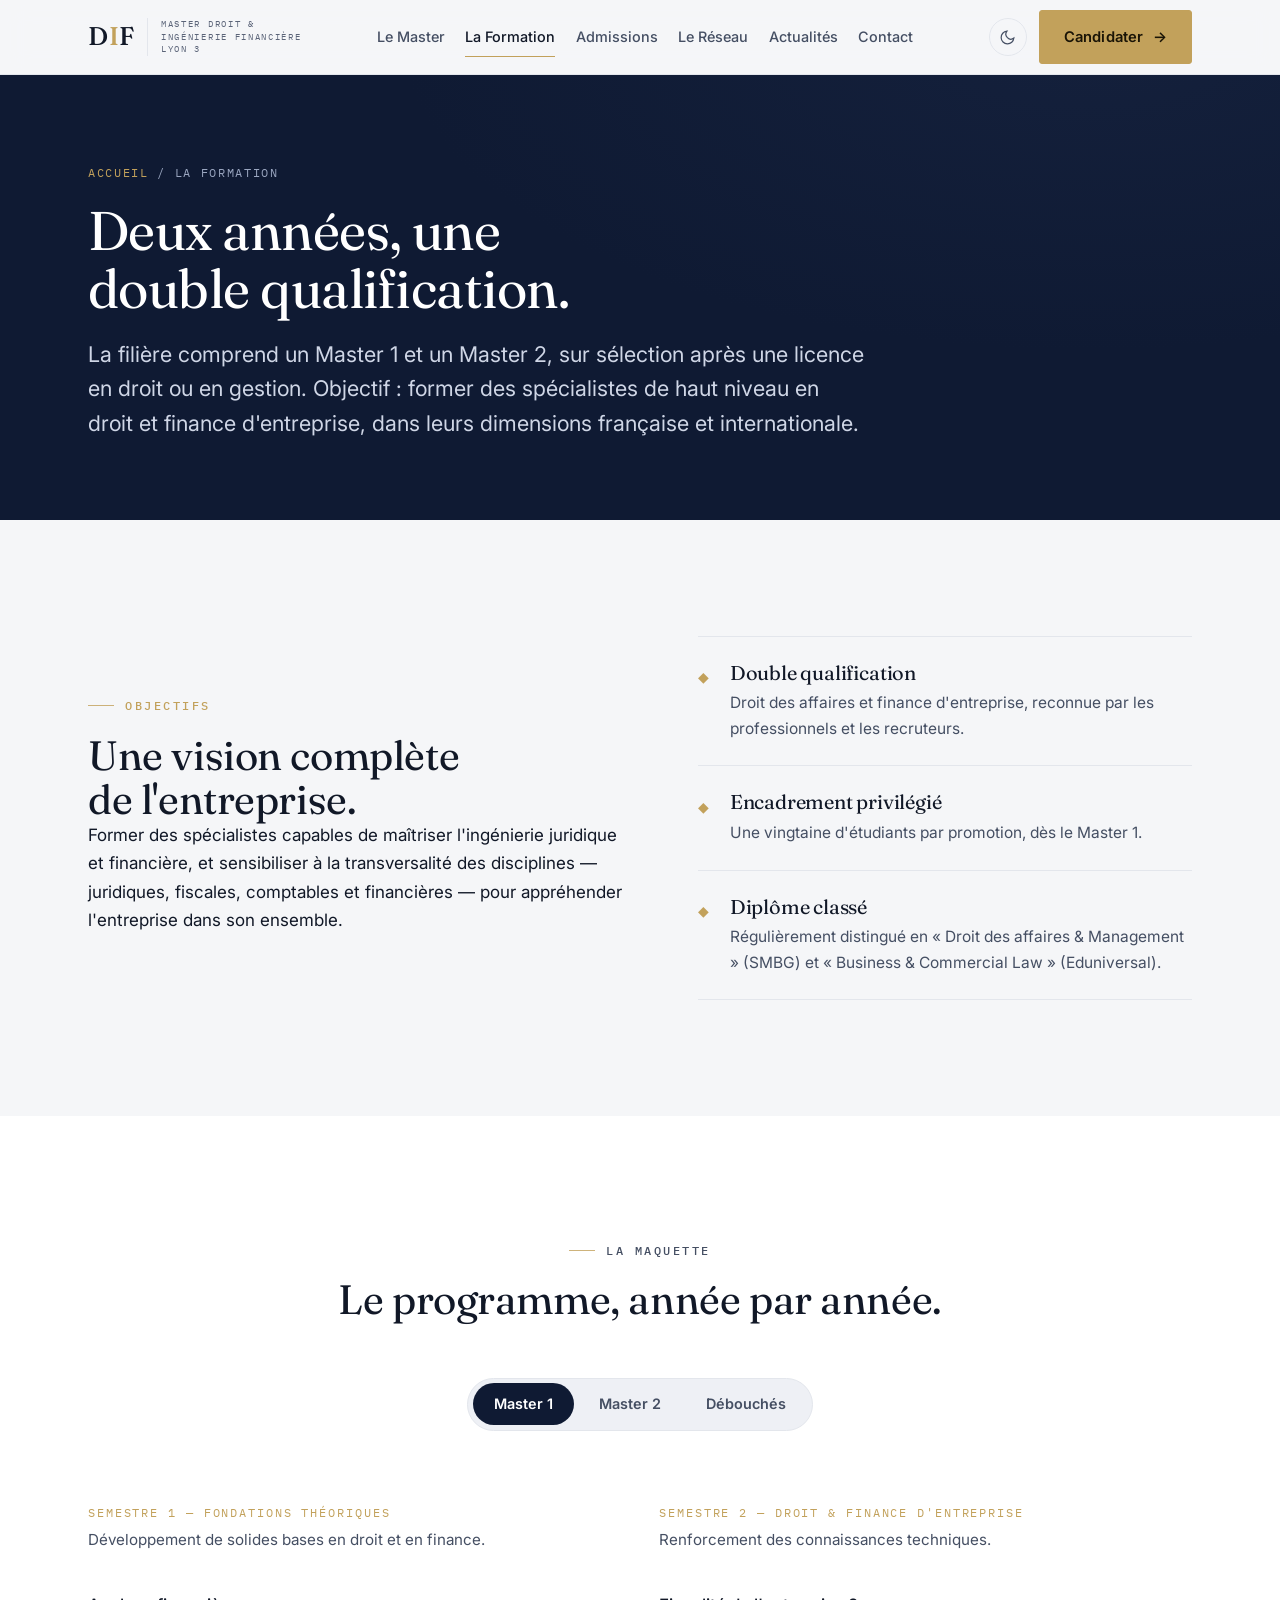
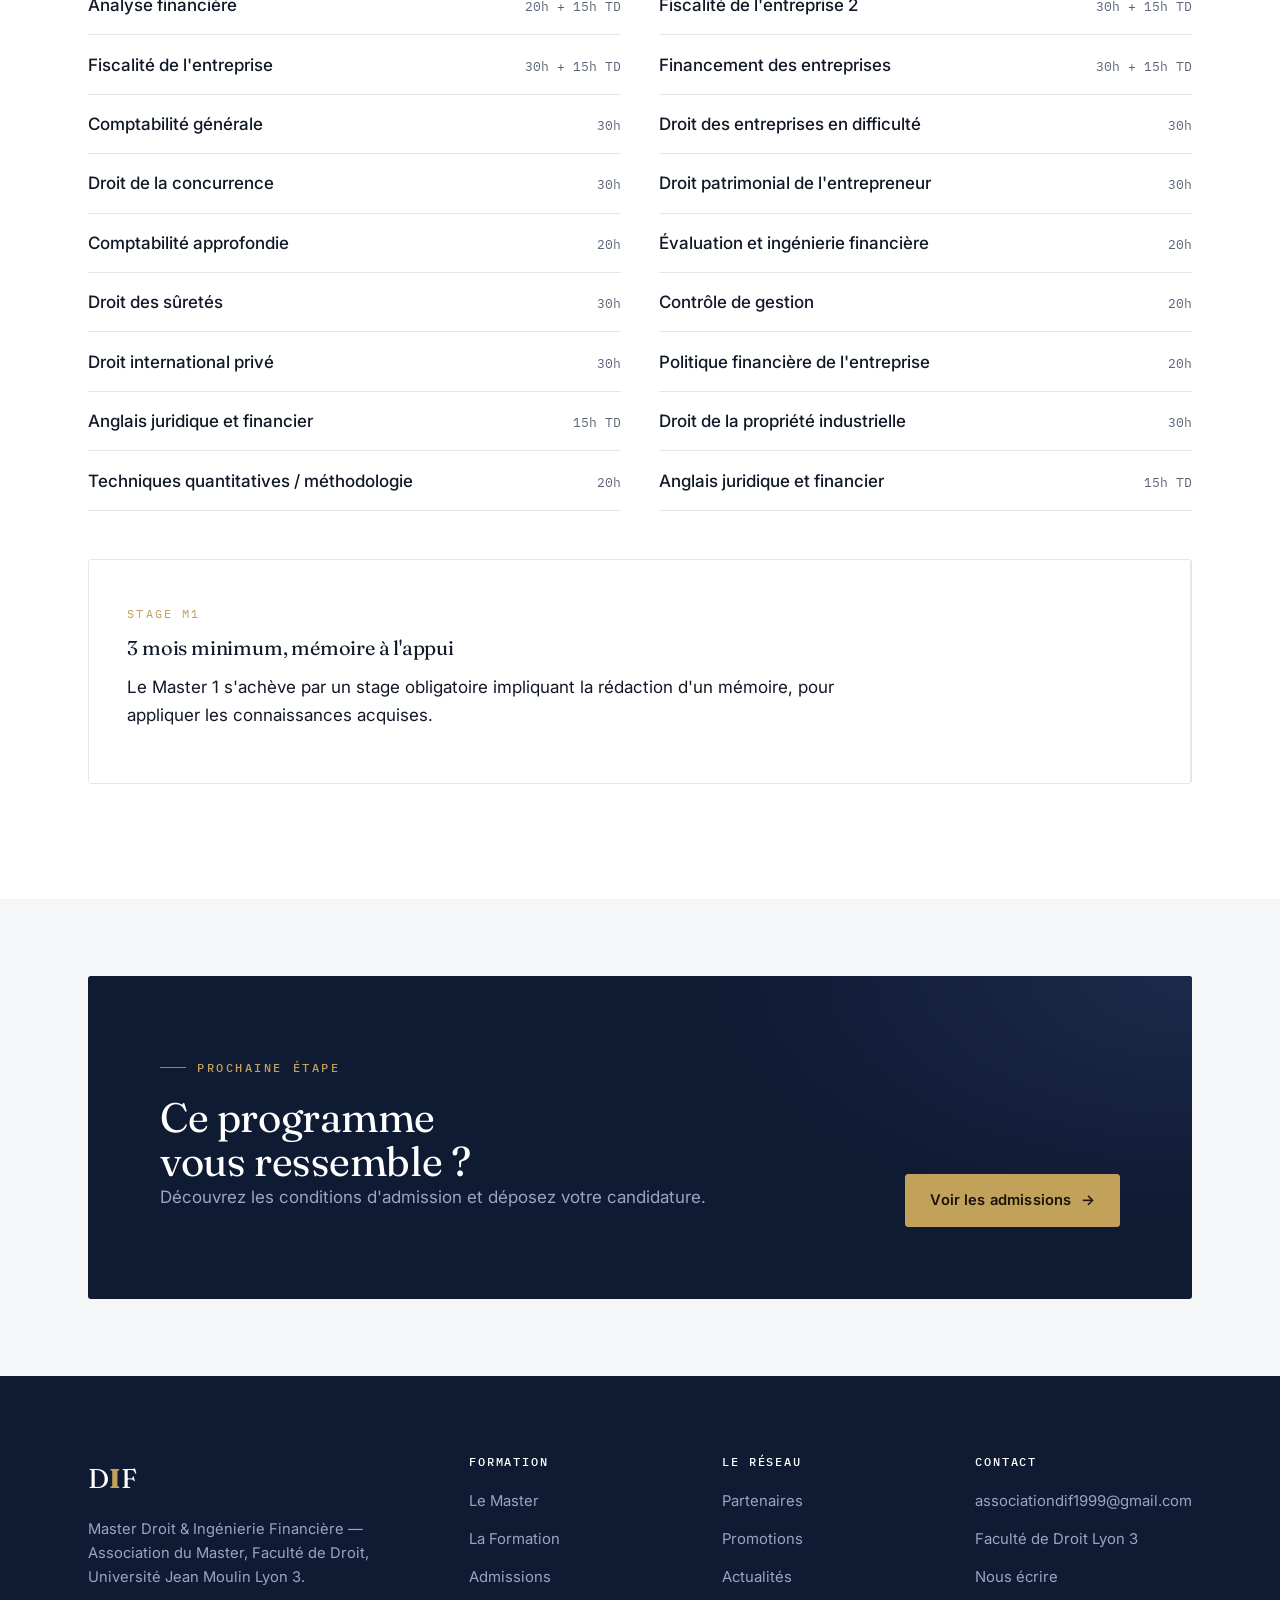
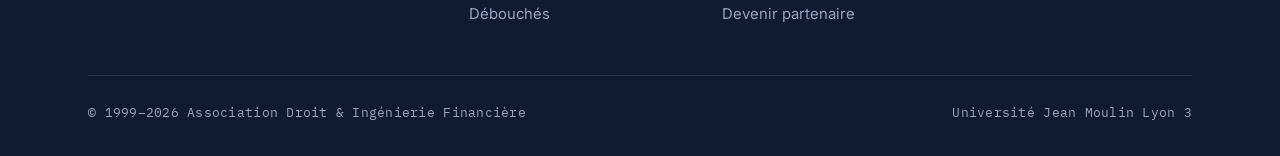
<file: formation.html>
<!doctype html>
<html lang="fr">
<head>
<meta charset="utf-8">
<meta name="viewport" content="width=device-width, initial-scale=1">
<title>La Formation — Master Droit & Ingénierie Financière | Lyon 3</title>
<meta name="description" content="Programme détaillé du Master 1 et du Master 2 Droit et Ingénierie Financière : objectifs, maquette, stages et débouchés.">
<link rel="preconnect" href="https://fonts.googleapis.com">
<link rel="preconnect" href="https://fonts.gstatic.com" crossorigin>
<link href="https://fonts.googleapis.com/css2?family=Fraunces:ital,opsz,wght@0,9..144,300..600;1,9..144,300..500&family=IBM+Plex+Mono:wght@400;500&family=Inter:wght@400;500;600&display=swap" rel="stylesheet">
<link rel="icon" href="assets/img/favicon.svg" type="image/svg+xml">
<meta name="theme-color" content="#0f1a33">
<link rel="stylesheet" href="assets/css/dif.css">
</head>
<body>
<a class="skip-link" href="#main">Aller au contenu</a>

<header class="site-header">
  <div class="container bar">
    <a class="brand" href="index.html" aria-label="Accueil"><span class="mono-mark">D<b>I</b>F</span><span class="brand-sub">Master Droit &amp;<br>Ingénierie Financière<br>Lyon 3</span></a>
    <nav class="nav primary" aria-label="Navigation principale">
      <a href="le-master.html">Le Master</a><a href="formation.html" aria-current="page">La Formation</a><a href="admissions.html">Admissions</a><a href="reseau.html">Le Réseau</a><a href="actualites.html">Actualités</a><a href="contact.html">Contact</a>
    </nav>
    <div class="header-actions">
      <button class="theme-toggle" data-theme-toggle aria-label="Changer de thème">
        <svg class="moon" width="17" height="17" viewBox="0 0 24 24" fill="none" stroke="currentColor" stroke-width="1.7"><path d="M21 12.8A9 9 0 1 1 11.2 3a7 7 0 0 0 9.8 9.8Z"/></svg>
        <svg class="sun" width="17" height="17" viewBox="0 0 24 24" fill="none" stroke="currentColor" stroke-width="1.7"><circle cx="12" cy="12" r="4"/><path d="M12 2v2M12 20v2M4 12H2M22 12h-2M5 5l1.5 1.5M17.5 17.5 19 19M19 5l-1.5 1.5M6.5 17.5 5 19"/></svg>
      </button>
      <a class="btn btn-brass" href="admissions.html">Candidater <span class="arw">→</span></a>
      <button class="burger" data-burger aria-label="Ouvrir le menu"><span></span><span></span><span></span></button>
    </div>
  </div>
</header>
<div class="mobile-nav" aria-label="Menu mobile">
  <a href="le-master.html">Le Master</a><a href="formation.html">La Formation</a><a href="admissions.html">Admissions</a><a href="reseau.html">Le Réseau</a><a href="actualites.html">Actualités</a><a href="contact.html">Contact</a><a class="btn btn-brass" href="admissions.html">Candidater →</a>
</div>

<main id="main">

<section class="page-hero">
  <div class="container">
    <p class="crumb"><a href="index.html">Accueil</a> / La Formation</p>
    <h1>Deux années, une double qualification.</h1>
    <p class="lead">La filière comprend un Master 1 et un Master 2, sur sélection après une licence en droit ou en gestion. Objectif : former des spécialistes de haut niveau en droit et finance d'entreprise, dans leurs dimensions française et internationale.</p>
  </div>
</section>

<!-- OBJECTIFS & ATOUTS -->
<section class="section">
  <div class="container">
    <div class="split">
      <div>
        <p class="eyebrow">Objectifs</p>
        <h2>Une vision complète de l'entreprise.</h2>
        <p>Former des spécialistes capables de maîtriser l'ingénierie juridique et financière, et sensibiliser à la transversalité des disciplines — juridiques, fiscales, comptables et financières — pour appréhender l'entreprise dans son ensemble.</p>
      </div>
      <ul class="flist reveal">
        <li><span class="n">◆</span><div><h3>Double qualification</h3><p>Droit des affaires et finance d'entreprise, reconnue par les professionnels et les recruteurs.</p></div></li>
        <li><span class="n">◆</span><div><h3>Encadrement privilégié</h3><p>Une vingtaine d'étudiants par promotion, dès le Master 1.</p></div></li>
        <li><span class="n">◆</span><div><h3>Diplôme classé</h3><p>Régulièrement distingué en « Droit des affaires & Management » (SMBG) et « Business & Commercial Law » (Eduniversal).</p></div></li>
      </ul>
    </div>
  </div>
</section>

<!-- MAQUETTE / TABS -->
<section class="section alt">
  <div class="container">
    <div class="sec-head center"><p class="eyebrow center">La maquette</p><h2>Le programme, année par année.</h2></div>

    <div class="center" style="margin-bottom:2.5rem">
      <div class="tabs" data-tabs role="tablist" aria-label="Programme">
        <button role="tab" id="t-m1" aria-controls="p-m1" aria-selected="true">Master 1</button>
        <button role="tab" id="t-m2" aria-controls="p-m2" aria-selected="false">Master 2</button>
        <button role="tab" id="t-deb" aria-controls="p-deb" aria-selected="false">Débouchés</button>
      </div>
    </div>

    <!-- M1 -->
    <div role="tabpanel" id="p-m1" aria-labelledby="t-m1">
      <div class="grid cols-2">
        <div>
          <p class="term-label">Semestre 1 — Fondations théoriques</p>
          <p class="term-obj">Développement de solides bases en droit et en finance.</p>
          <ul class="course-list">
            <li><span class="c-name">Analyse financière</span><span class="c-h">20h + 15h TD</span></li>
            <li><span class="c-name">Fiscalité de l'entreprise</span><span class="c-h">30h + 15h TD</span></li>
            <li><span class="c-name">Comptabilité générale</span><span class="c-h">30h</span></li>
            <li><span class="c-name">Droit de la concurrence</span><span class="c-h">30h</span></li>
            <li><span class="c-name">Comptabilité approfondie</span><span class="c-h">20h</span></li>
            <li><span class="c-name">Droit des sûretés</span><span class="c-h">30h</span></li>
            <li><span class="c-name">Droit international privé</span><span class="c-h">30h</span></li>
            <li><span class="c-name">Anglais juridique et financier</span><span class="c-h">15h TD</span></li>
            <li><span class="c-name">Techniques quantitatives / méthodologie</span><span class="c-h">20h</span></li>
          </ul>
        </div>
        <div>
          <p class="term-label">Semestre 2 — Droit &amp; finance d'entreprise</p>
          <p class="term-obj">Renforcement des connaissances techniques.</p>
          <ul class="course-list">
            <li><span class="c-name">Fiscalité de l'entreprise 2</span><span class="c-h">30h + 15h TD</span></li>
            <li><span class="c-name">Financement des entreprises</span><span class="c-h">30h + 15h TD</span></li>
            <li><span class="c-name">Droit des entreprises en difficulté</span><span class="c-h">30h</span></li>
            <li><span class="c-name">Droit patrimonial de l'entrepreneur</span><span class="c-h">30h</span></li>
            <li><span class="c-name">Évaluation et ingénierie financière</span><span class="c-h">20h</span></li>
            <li><span class="c-name">Contrôle de gestion</span><span class="c-h">20h</span></li>
            <li><span class="c-name">Politique financière de l'entreprise</span><span class="c-h">20h</span></li>
            <li><span class="c-name">Droit de la propriété industrielle</span><span class="c-h">30h</span></li>
            <li><span class="c-name">Anglais juridique et financier</span><span class="c-h">15h TD</span></li>
          </ul>
        </div>
      </div>
      <div class="duo mt-6" style="grid-template-columns:1fr">
        <div><span class="tag">Stage M1</span><h3 style="font-size:1.25rem">3 mois minimum, mémoire à l'appui</h3><p>Le Master 1 s'achève par un stage obligatoire impliquant la rédaction d'un mémoire, pour appliquer les connaissances acquises.</p></div>
      </div>
    </div>

    <!-- M2 -->
    <div role="tabpanel" id="p-m2" aria-labelledby="t-m2" hidden>
      <div class="grid cols-2">
        <div>
          <p class="term-label">Semestre 1 — Spécialisation &amp; ouverture</p>
          <ul class="course-list">
            <li><span class="c-name">Ingénierie financière</span><span class="c-h">Cours</span></li>
            <li><span class="c-name">Groupes de sociétés</span><span class="c-h">Cours</span></li>
            <li><span class="c-name">Droit des sociétés approfondi</span><span class="c-h">Cours</span></li>
            <li><span class="c-name">Contentieux des affaires</span><span class="c-h">Cours</span></li>
            <li><span class="c-name">Évaluation des entreprises</span><span class="c-h">Cours</span></li>
            <li><span class="c-name">Fiscalité de l'entreprise approfondie</span><span class="c-h">Cours</span></li>
            <li><span class="c-name">Gestion financière internationale</span><span class="c-h">Cours</span></li>
            <li><span class="c-name">Relations sociales de l'entreprise</span><span class="c-h">Cours</span></li>
            <li><span class="c-name">Introduction aux crypto-actifs</span><span class="c-h">Nouveau</span></li>
            <li><span class="c-name">Anglais des affaires</span><span class="c-h">Cours</span></li>
            <li><span class="c-name">Conférences d'actualité</span><span class="c-h">Cycle</span></li>
          </ul>
        </div>
        <div>
          <p class="term-label">Semestre 2 — Technicité &amp; international</p>
          <ul class="course-list">
            <li><span class="c-name">Droit financier approfondi</span><span class="c-h">Cours</span></li>
            <li><span class="c-name">Droit international et européen des sociétés</span><span class="c-h">Cours</span></li>
            <li><span class="c-name">Fiscalité internationale et prix de transfert</span><span class="c-h">Cours</span></li>
            <li><span class="c-name">Techniques de consolidation</span><span class="c-h">Cours</span></li>
            <li><span class="c-name">Droit du commerce international</span><span class="c-h">Cours</span></li>
            <li><span class="c-name">Introduction au droit boursier</span><span class="c-h">Cours</span></li>
            <li><span class="c-name">L'assurance des risques d'entreprise</span><span class="c-h">Cours</span></li>
            <li><span class="c-name">Opérations sociétaires</span><span class="c-h">Cours</span></li>
            <li><span class="c-name">Stratégie RSE</span><span class="c-h">Nouveau</span></li>
            <li><span class="c-name">Mise en situation professionnelle</span><span class="c-h">Atelier</span></li>
            <li><span class="c-name">Stage et mémoire</span><span class="c-h">3 à 6 mois</span></li>
          </ul>
        </div>
      </div>
      <div class="duo mt-6" style="grid-template-columns:1fr">
        <div><span class="tag">Stage M2</span><h3 style="font-size:1.25rem">3 à 6 mois, tremplin vers l'emploi</h3><p>Le Master 2 se termine par un stage obligatoire de 3 à 6 mois impliquant la rédaction d'un mémoire, pour faciliter l'adaptation aux réalités professionnelles.</p></div>
      </div>
    </div>

    <!-- DEBOUCHES -->
    <div role="tabpanel" id="p-deb" aria-labelledby="t-deb" hidden>
      <div id="debouches" class="split">
        <div>
          <h2>Les débouchés</h2>
          <p>La double compétence et la transversalité du diplôme permettent d'envisager une grande diversité de carrières. Toute entreprise d'une certaine dimension recherche un juriste-financier capable de concilier les options financières avec les stratégies juridiques et fiscales.</p>
        </div>
        <ul class="flist reveal">
          <li><span class="n">◆</span><div><h3>Cabinets d'avocats spécialisés</h3><p>Droit des affaires, fiscalité, fusions-acquisitions, propriété intellectuelle.</p></div></li>
          <li><span class="n">◆</span><div><h3>Banques &amp; audit-conseil</h3><p>Sociétés d'audit et de conseil, cabinets d'expertise comptable.</p></div></li>
          <li><span class="n">◆</span><div><h3>Notariat &amp; grands groupes</h3><p>Études notariales, directions juridiques et financières de grands groupes industriels ou commerciaux.</p></div></li>
        </ul>
      </div>
    </div>
  </div>
</section>

<section class="section-tight">
  <div class="container">
    <div class="cta-band reveal">
      <div class="flex-between" style="align-items:end">
        <div><p class="eyebrow on-ink">Prochaine étape</p><h2>Ce programme vous ressemble&nbsp;?</h2><p>Découvrez les conditions d'admission et déposez votre candidature.</p></div>
        <div class="cta-row" style="margin:0"><a class="btn btn-brass" href="admissions.html">Voir les admissions <span class="arw">→</span></a></div>
      </div>
    </div>
  </div>
</section>

</main>

<footer class="site-footer">
  <div class="container">
    <div class="footer-top">
      <div class="f-brand"><div class="mono-mark">D<b>I</b>F</div><p>Master Droit &amp; Ingénierie Financière — Association du Master, Faculté de Droit, Université Jean Moulin Lyon 3.</p></div>
      <div class="footer-col"><h4>Formation</h4><ul><li><a href="le-master.html">Le Master</a></li><li><a href="formation.html">La Formation</a></li><li><a href="admissions.html">Admissions</a></li><li><a href="formation.html#debouches">Débouchés</a></li></ul></div>
      <div class="footer-col"><h4>Le Réseau</h4><ul><li><a href="reseau.html">Partenaires</a></li><li><a href="reseau.html#promotions">Promotions</a></li><li><a href="actualites.html">Actualités</a></li><li><a href="contact.html#partenaire">Devenir partenaire</a></li></ul></div>
      <div class="footer-col"><h4>Contact</h4><ul><li><a href="mailto:associationdif1999@gmail.com">associationdif1999@gmail.com</a></li><li><a href="https://facdedroit.univ-lyon3.fr/master-droit-et-ingenierie-financiere-2" target="_blank" rel="noopener">Faculté de Droit Lyon 3</a></li><li><a href="contact.html">Nous écrire</a></li></ul></div>
    </div>
    <div class="footer-bottom"><span>© 1999–2026 Association Droit &amp; Ingénierie Financière</span><span>Université Jean Moulin Lyon 3</span></div>
  </div>
</footer>
<script src="assets/js/dif.js"></script>
</body>
</html>
</file>
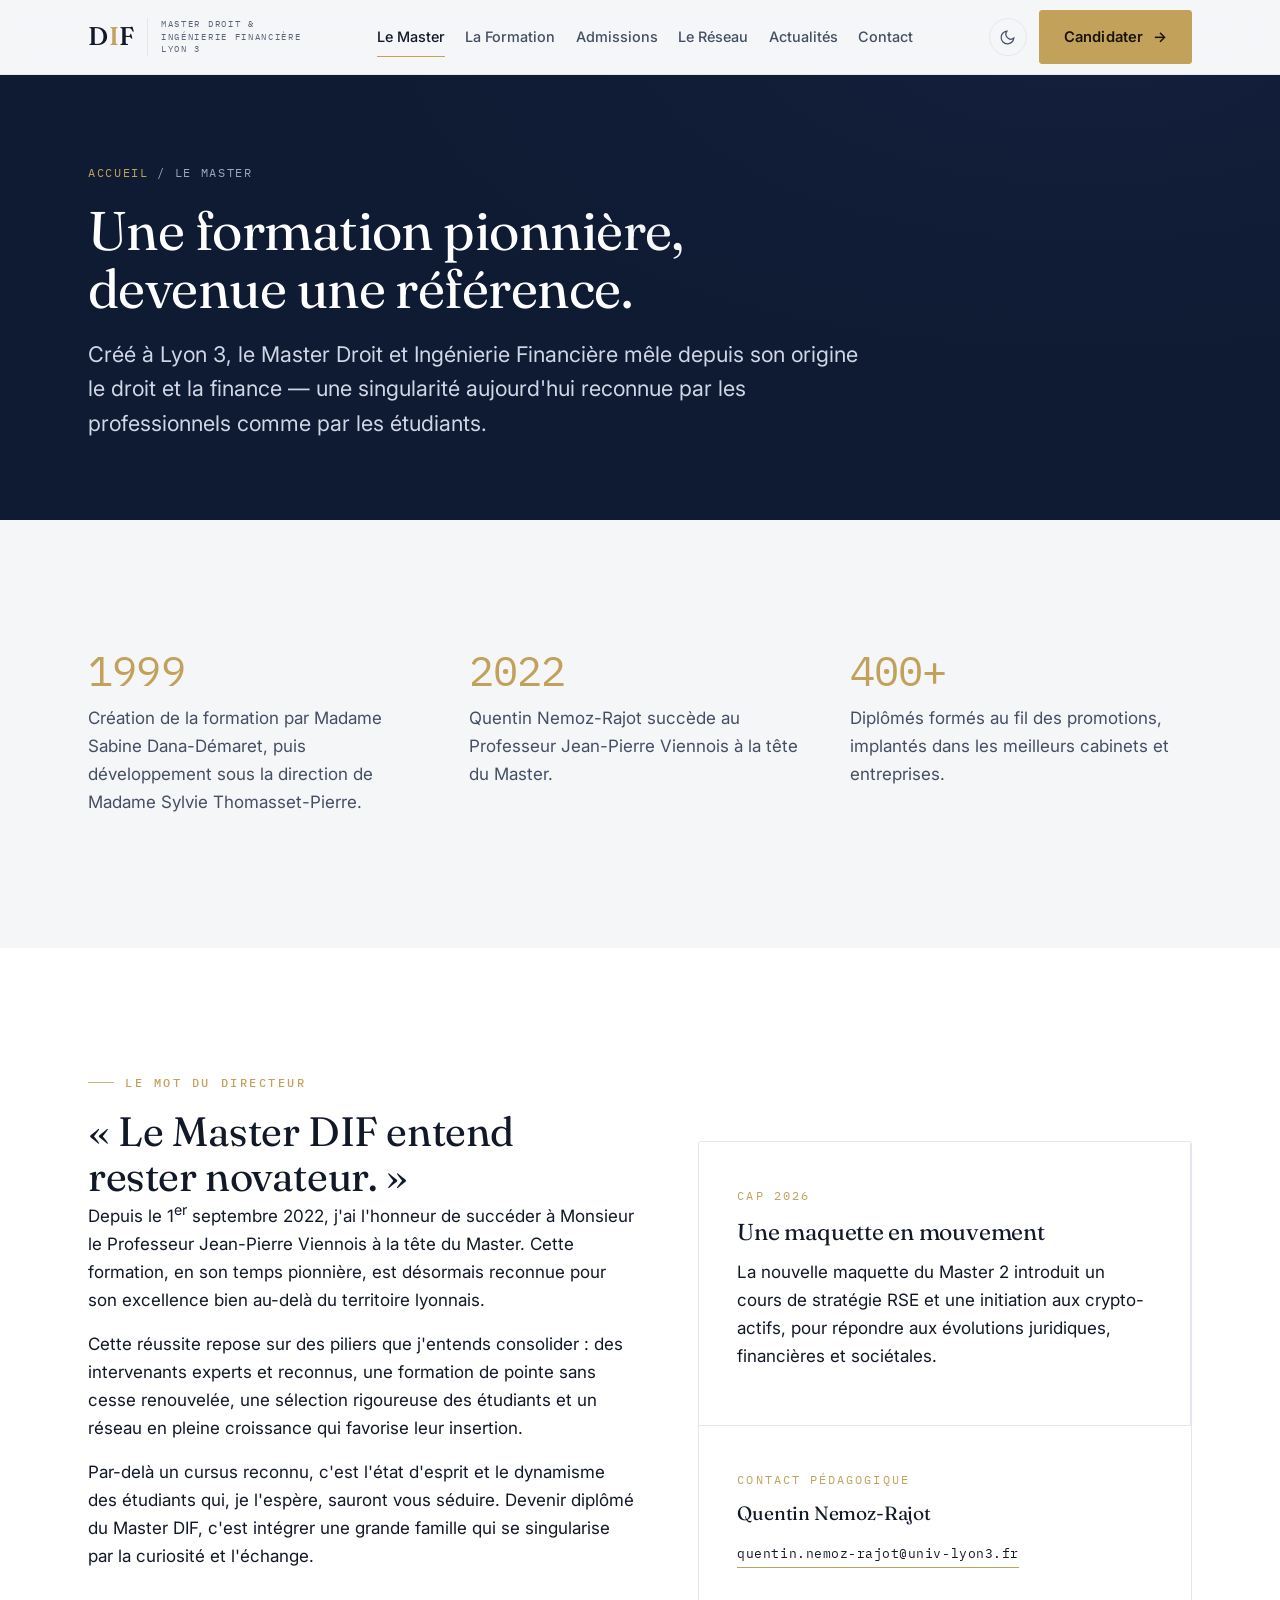
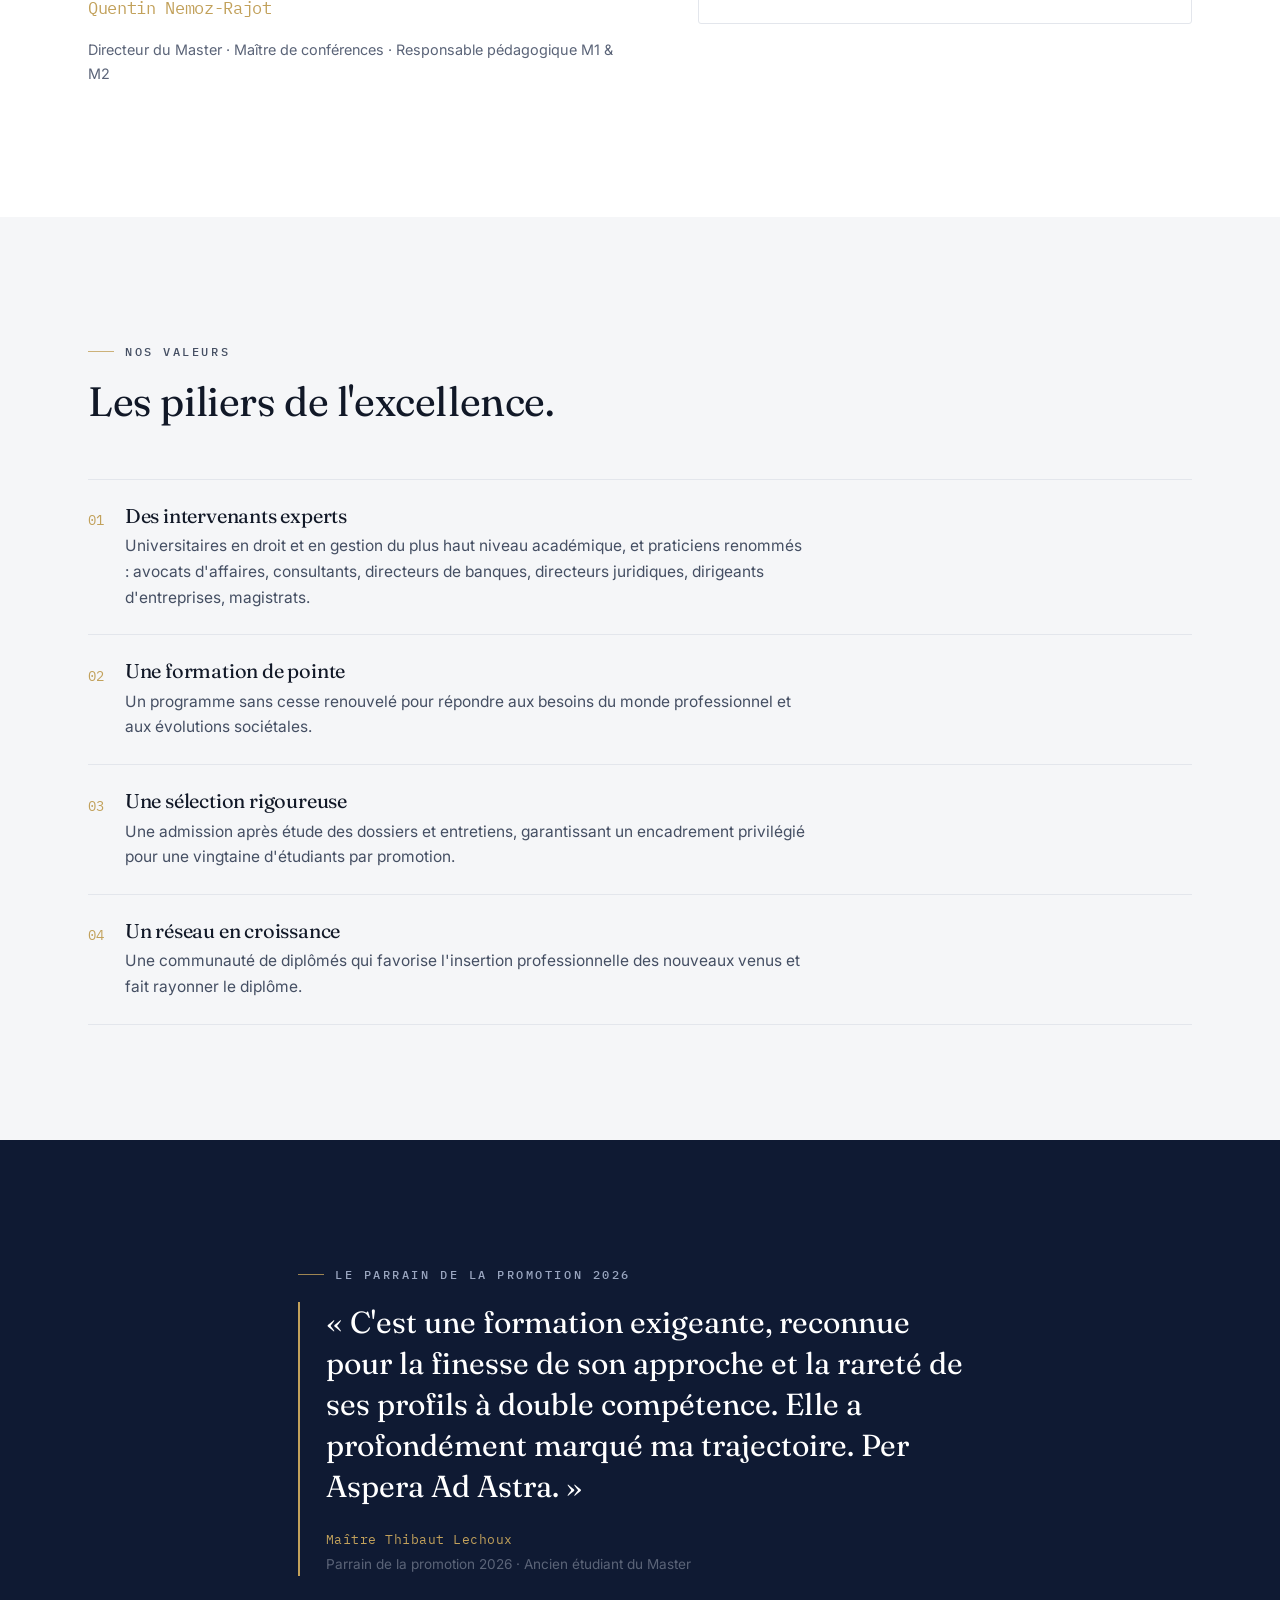
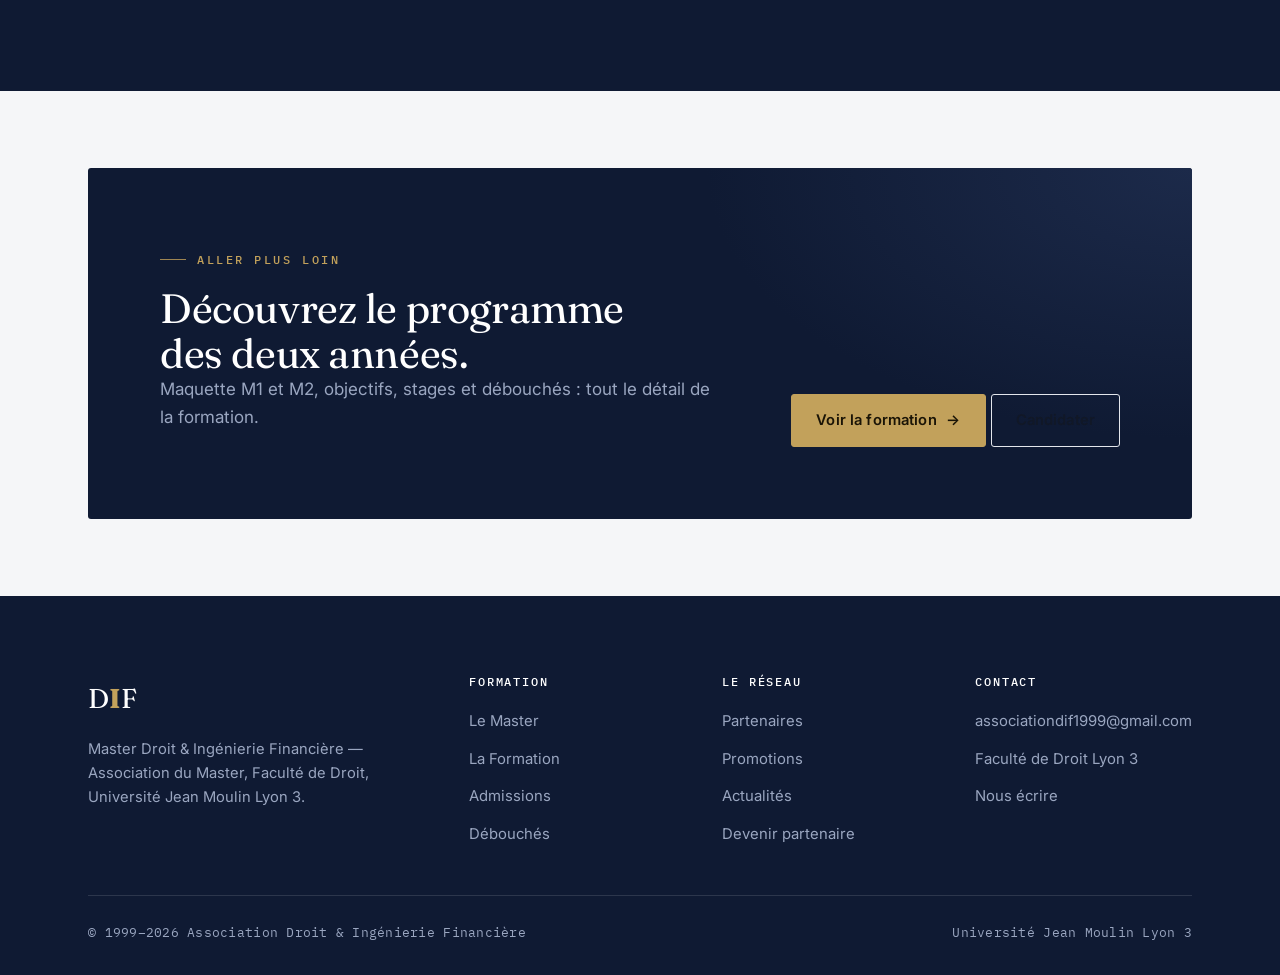
<file: le-master.html>
<!doctype html>
<html lang="fr">
<head>
<meta charset="utf-8">
<meta name="viewport" content="width=device-width, initial-scale=1">
<title>Le Master — Droit & Ingénierie Financière | Lyon 3</title>
<meta name="description" content="Le mot du directeur, l'histoire et les valeurs du Master Droit et Ingénierie Financière de l'Université Jean Moulin Lyon 3.">
<link rel="preconnect" href="https://fonts.googleapis.com">
<link rel="preconnect" href="https://fonts.gstatic.com" crossorigin>
<link href="https://fonts.googleapis.com/css2?family=Fraunces:ital,opsz,wght@0,9..144,300..600;1,9..144,300..500&family=IBM+Plex+Mono:wght@400;500&family=Inter:wght@400;500;600&display=swap" rel="stylesheet">
<link rel="icon" href="assets/img/favicon.svg" type="image/svg+xml">
<meta name="theme-color" content="#0f1a33">
<link rel="stylesheet" href="assets/css/dif.css">
</head>
<body>
<a class="skip-link" href="#main">Aller au contenu</a>

<header class="site-header">
  <div class="container bar">
    <a class="brand" href="index.html" aria-label="Accueil"><span class="mono-mark">D<b>I</b>F</span><span class="brand-sub">Master Droit &amp;<br>Ingénierie Financière<br>Lyon 3</span></a>
    <nav class="nav primary" aria-label="Navigation principale">
      <a href="le-master.html" aria-current="page">Le Master</a>
      <a href="formation.html">La Formation</a>
      <a href="admissions.html">Admissions</a>
      <a href="reseau.html">Le Réseau</a>
      <a href="actualites.html">Actualités</a>
      <a href="contact.html">Contact</a>
    </nav>
    <div class="header-actions">
      <button class="theme-toggle" data-theme-toggle aria-label="Changer de thème">
        <svg class="moon" width="17" height="17" viewBox="0 0 24 24" fill="none" stroke="currentColor" stroke-width="1.7"><path d="M21 12.8A9 9 0 1 1 11.2 3a7 7 0 0 0 9.8 9.8Z"/></svg>
        <svg class="sun" width="17" height="17" viewBox="0 0 24 24" fill="none" stroke="currentColor" stroke-width="1.7"><circle cx="12" cy="12" r="4"/><path d="M12 2v2M12 20v2M4 12H2M22 12h-2M5 5l1.5 1.5M17.5 17.5 19 19M19 5l-1.5 1.5M6.5 17.5 5 19"/></svg>
      </button>
      <a class="btn btn-brass" href="admissions.html">Candidater <span class="arw">→</span></a>
      <button class="burger" data-burger aria-label="Ouvrir le menu"><span></span><span></span><span></span></button>
    </div>
  </div>
</header>
<div class="mobile-nav" aria-label="Menu mobile">
  <a href="le-master.html">Le Master</a><a href="formation.html">La Formation</a><a href="admissions.html">Admissions</a><a href="reseau.html">Le Réseau</a><a href="actualites.html">Actualités</a><a href="contact.html">Contact</a><a class="btn btn-brass" href="admissions.html">Candidater →</a>
</div>

<main id="main">

<section class="page-hero">
  <div class="container">
    <p class="crumb"><a href="index.html">Accueil</a> / Le Master</p>
    <h1>Une formation pionnière, devenue une référence.</h1>
    <p class="lead">Créé à Lyon 3, le Master Droit et Ingénierie Financière mêle depuis son origine le droit et la finance — une singularité aujourd'hui reconnue par les professionnels comme par les étudiants.</p>
  </div>
</section>

<section class="section">
  <div class="container">
    <div class="grid cols-3 reveal">
      <div>
        <div class="num" style="font-size:2.6rem;color:var(--brass)">1999</div>
        <p style="color:var(--text-2)">Création de la formation par Madame Sabine Dana-Démaret, puis développement sous la direction de Madame Sylvie Thomasset-Pierre.</p>
      </div>
      <div>
        <div class="num" style="font-size:2.6rem;color:var(--brass)">2022</div>
        <p style="color:var(--text-2)">Quentin Nemoz-Rajot succède au Professeur Jean-Pierre Viennois à la tête du Master.</p>
      </div>
      <div>
        <div class="num" style="font-size:2.6rem;color:var(--brass)">400+</div>
        <p style="color:var(--text-2)">Diplômés formés au fil des promotions, implantés dans les meilleurs cabinets et entreprises.</p>
      </div>
    </div>
  </div>
</section>

<!-- MOT DU DIRECTEUR -->
<section class="section alt">
  <div class="container">
    <div class="split">
      <div>
        <p class="eyebrow">Le mot du directeur</p>
        <h2>« Le Master DIF entend rester novateur. »</h2>
        <p>Depuis le 1<sup>er</sup> septembre 2022, j'ai l'honneur de succéder à Monsieur le Professeur Jean-Pierre Viennois à la tête du Master. Cette formation, en son temps pionnière, est désormais reconnue pour son excellence bien au-delà du territoire lyonnais.</p>
        <p>Cette réussite repose sur des piliers que j'entends consolider : des intervenants experts et reconnus, une formation de pointe sans cesse renouvelée, une sélection rigoureuse des étudiants et un réseau en pleine croissance qui favorise leur insertion.</p>
        <p>Par-delà un cursus reconnu, c'est l'état d'esprit et le dynamisme des étudiants qui, je l'espère, sauront vous séduire. Devenir diplômé du Master DIF, c'est intégrer une grande famille qui se singularise par la curiosité et l'échange.</p>
        <p class="num" style="color:var(--brass);margin-top:1.5rem">Quentin Nemoz-Rajot</p>
        <p style="color:var(--muted);font-size:.9rem;margin-top:.1rem">Directeur du Master · Maître de conférences · Responsable pédagogique M1 &amp; M2</p>
      </div>
      <div class="reveal">
        <div class="duo" style="grid-template-columns:1fr">
          <div>
            <span class="tag">Cap 2026</span>
            <h3>Une maquette en mouvement</h3>
            <p>La nouvelle maquette du Master 2 introduit un cours de stratégie RSE et une initiation aux crypto-actifs, pour répondre aux évolutions juridiques, financières et sociétales.</p>
          </div>
          <div style="border-top:1px solid var(--line)">
            <span class="tag">Contact pédagogique</span>
            <h3 style="font-size:1.2rem">Quentin Nemoz-Rajot</h3>
            <p><a class="link-arrow" href="mailto:quentin.nemoz-rajot@univ-lyon3.fr">quentin.nemoz-rajot@univ-lyon3.fr</a></p>
          </div>
        </div>
      </div>
    </div>
  </div>
</section>

<!-- PILIERS -->
<section class="section">
  <div class="container">
    <div class="sec-head"><p class="eyebrow">Nos valeurs</p><h2>Les piliers de l'excellence.</h2></div>
    <ul class="flist reveal">
      <li><span class="n">01</span><div><h3>Des intervenants experts</h3><p>Universitaires en droit et en gestion du plus haut niveau académique, et praticiens renommés : avocats d'affaires, consultants, directeurs de banques, directeurs juridiques, dirigeants d'entreprises, magistrats.</p></div></li>
      <li><span class="n">02</span><div><h3>Une formation de pointe</h3><p>Un programme sans cesse renouvelé pour répondre aux besoins du monde professionnel et aux évolutions sociétales.</p></div></li>
      <li><span class="n">03</span><div><h3>Une sélection rigoureuse</h3><p>Une admission après étude des dossiers et entretiens, garantissant un encadrement privilégié pour une vingtaine d'étudiants par promotion.</p></div></li>
      <li><span class="n">04</span><div><h3>Un réseau en croissance</h3><p>Une communauté de diplômés qui favorise l'insertion professionnelle des nouveaux venus et fait rayonner le diplôme.</p></div></li>
    </ul>
  </div>
</section>

<!-- PARRAIN -->
<section class="section ink">
  <div class="container container-narrow">
    <p class="eyebrow center on-ink">Le parrain de la promotion 2026</p>
    <div class="quote reveal">
      <blockquote>« C'est une formation exigeante, reconnue pour la finesse de son approche et la rareté de ses profils à double compétence. Elle a profondément marqué ma trajectoire. Per Aspera Ad Astra. »</blockquote>
      <div class="who">Maître Thibaut Lechoux</div>
      <div class="role">Parrain de la promotion 2026 · Ancien étudiant du Master</div>
    </div>
  </div>
</section>

<section class="section-tight">
  <div class="container">
    <div class="cta-band reveal">
      <div class="flex-between" style="align-items:end">
        <div>
          <p class="eyebrow on-ink">Aller plus loin</p>
          <h2>Découvrez le programme des deux années.</h2>
          <p>Maquette M1 et M2, objectifs, stages et débouchés : tout le détail de la formation.</p>
        </div>
        <div class="cta-row" style="margin:0">
          <a class="btn btn-brass" href="formation.html">Voir la formation <span class="arw">→</span></a>
          <a class="btn btn-ghost" href="admissions.html">Candidater</a>
        </div>
      </div>
    </div>
  </div>
</section>

</main>

<footer class="site-footer">
  <div class="container">
    <div class="footer-top">
      <div class="f-brand"><div class="mono-mark">D<b>I</b>F</div><p>Master Droit &amp; Ingénierie Financière — Association du Master, Faculté de Droit, Université Jean Moulin Lyon 3.</p></div>
      <div class="footer-col"><h4>Formation</h4><ul><li><a href="le-master.html">Le Master</a></li><li><a href="formation.html">La Formation</a></li><li><a href="admissions.html">Admissions</a></li><li><a href="formation.html#debouches">Débouchés</a></li></ul></div>
      <div class="footer-col"><h4>Le Réseau</h4><ul><li><a href="reseau.html">Partenaires</a></li><li><a href="reseau.html#promotions">Promotions</a></li><li><a href="actualites.html">Actualités</a></li><li><a href="contact.html#partenaire">Devenir partenaire</a></li></ul></div>
      <div class="footer-col"><h4>Contact</h4><ul><li><a href="mailto:associationdif1999@gmail.com">associationdif1999@gmail.com</a></li><li><a href="https://facdedroit.univ-lyon3.fr/master-droit-et-ingenierie-financiere-2" target="_blank" rel="noopener">Faculté de Droit Lyon 3</a></li><li><a href="contact.html">Nous écrire</a></li></ul></div>
    </div>
    <div class="footer-bottom"><span>© 1999–2026 Association Droit &amp; Ingénierie Financière</span><span>Université Jean Moulin Lyon 3</span></div>
  </div>
</footer>
<script src="assets/js/dif.js"></script>
</body>
</html>
</file>
<file: assets/css/dif.css>
/* =============================================================
   Master Droit & Ingénierie Financière — Lyon 3
   Design system : « Le droit rencontre la finance »
   Serif (Fraunces) = droit · Sans (Inter) = clarté · Mono (Plex) = finance
   ============================================================= */

/* ---------- Tokens ------------------------------------------ */
:root {
  /* Encres & fonds */
  --ink:        #0f1a33;   /* nuit sur le Rhône */
  --ink-2:      #1c2a4a;   /* marine relevé */
  --ink-3:      #24345a;
  --paper:      #f5f6f8;   /* papier froid, biais bleu */
  --surface:    #ffffff;
  --surface-2:  #eef0f5;

  /* Accent — laiton / or */
  --brass:      #c2a15b;
  --brass-deep: #a4844180;
  --brass-soft: #efe6d2;

  /* Texte */
  --text:       #111827;
  --text-2:     #454f63;
  --muted:      #5b6478;
  --on-ink:     #eef1f7;
  --on-ink-mut: #9aa6c0;

  /* Lignes */
  --line:       #e3e6ec;
  --line-ink:   #ffffff1f;

  /* Typo */
  --serif: "Fraunces", "Hoefler Text", Georgia, "Times New Roman", serif;
  --sans:  "Inter", -apple-system, BlinkMacSystemFont, "Segoe UI", Roboto, sans-serif;
  --mono:  "IBM Plex Mono", ui-monospace, "SFMono-Regular", Menlo, monospace;

  /* Mesure & espace */
  --container: 1200px;
  --gutter: clamp(1.25rem, 4vw, 3rem);
  --radius: 3px;

  /* Élévation */
  --shadow-sm: 0 1px 2px #0f1a3312, 0 2px 8px #0f1a330a;
  --shadow-md: 0 12px 40px -12px #0f1a3326;

  color-scheme: light;
}

@media (prefers-color-scheme: dark) {
  :root {
    --paper:     #0c1428;
    --surface:   #111d38;
    --surface-2: #16244298;
    --text:      #e7ebf3;
    --text-2:    #b6c0d6;
    --muted:     #8b97b3;
    --line:      #ffffff1a;
    --line-ink:  #ffffff1f;
    --ink:       #0a1122;
    --ink-2:     #14213f;
    --brass:     #d0b06a;
    --brass-soft:#3a3222;
    color-scheme: dark;
  }
}

/* Explicit viewer toggle wins over the media query, both directions */
:root[data-theme="light"] {
  --paper:#f5f6f8; --surface:#fff; --surface-2:#eef0f5;
  --text:#111827; --text-2:#454f63; --muted:#5b6478;
  --line:#e3e6ec; --brass:#c2a15b; --brass-soft:#efe6d2;
  color-scheme: light;
}
:root[data-theme="dark"] {
  --paper:#0c1428; --surface:#111d38; --surface-2:#16244298;
  --text:#e7ebf3; --text-2:#b6c0d6; --muted:#8b97b3;
  --line:#ffffff1a; --brass:#d0b06a; --brass-soft:#3a3222;
  color-scheme: dark;
}

/* ---------- Reset / base ------------------------------------ */
*, *::before, *::after { box-sizing: border-box; }
html { -webkit-text-size-adjust: 100%; scroll-behavior: smooth; }
@media (prefers-reduced-motion: reduce) { html { scroll-behavior: auto; } }

body {
  margin: 0;
  background: var(--paper);
  color: var(--text);
  font-family: var(--sans);
  font-size: 1.0625rem;
  line-height: 1.65;
  font-feature-settings: "kern" 1, "liga" 1;
  -webkit-font-smoothing: antialiased;
  text-rendering: optimizeLegibility;
}

img { max-width: 100%; display: block; }
a { color: inherit; text-decoration: none; }
button { font: inherit; cursor: pointer; }
:focus-visible { outline: 2px solid var(--brass); outline-offset: 3px; border-radius: 2px; }

/* ---------- Typography -------------------------------------- */
h1, h2, h3, h4 { font-family: var(--serif); font-weight: 400; line-height: 1.08; margin: 0; text-wrap: balance; letter-spacing: -0.01em; }
.h-display { font-size: clamp(2.6rem, 6vw, 5rem); line-height: 1.02; }
h1 { font-size: clamp(2.1rem, 4.4vw, 3.4rem); }
h2 { font-size: clamp(1.7rem, 3.2vw, 2.6rem); }
h3 { font-size: clamp(1.2rem, 1.8vw, 1.5rem); line-height: 1.2; }
p  { margin: 0 0 1rem; max-width: 68ch; }

.lead { font-size: clamp(1.12rem, 1.7vw, 1.35rem); line-height: 1.6; color: var(--text-2); }
strong { font-weight: 600; color: var(--text); }
em { font-style: italic; }

/* Eyebrow — mono petites capitales */
.eyebrow {
  font-family: var(--mono);
  font-size: .72rem;
  font-weight: 500;
  letter-spacing: .22em;
  text-transform: uppercase;
  color: var(--brass);
  display: inline-flex;
  align-items: center;
  gap: .7rem;
  margin: 0 0 1.1rem;
}
.eyebrow::before {
  content: "";
  width: 26px; height: 1px;
  background: var(--brass);
  opacity: .8;
}
.eyebrow.center { justify-content: center; }
.eyebrow.on-ink { color: var(--brass); }

/* Chiffres en mono, tabulaires */
.num, .stat-value, .fig { font-family: var(--mono); font-variant-numeric: tabular-nums; letter-spacing: -.02em; }

/* ---------- Layout ------------------------------------------ */
.container { width: 100%; max-width: var(--container); margin-inline: auto; padding-inline: var(--gutter); }
.container-narrow { max-width: 780px; }
.section { padding-block: clamp(4rem, 9vw, 7.5rem); }
.section-tight { padding-block: clamp(3rem, 6vw, 5rem); }
.section.ink { background: var(--ink); color: var(--on-ink); }
.section.ink h1, .section.ink h2, .section.ink h3 { color: #fff; }
.section.ink p { color: var(--on-ink-mut); }
.section.alt { background: var(--surface); }

.grid { display: grid; gap: clamp(1.5rem, 3vw, 2.5rem); }
.cols-2 { grid-template-columns: repeat(2, 1fr); }
.cols-3 { grid-template-columns: repeat(3, 1fr); }
.cols-4 { grid-template-columns: repeat(4, 1fr); }
@media (max-width: 900px) { .cols-3, .cols-4 { grid-template-columns: repeat(2, 1fr); } }
@media (max-width: 620px) { .cols-2, .cols-3, .cols-4 { grid-template-columns: 1fr; } }

.rule { height: 1px; background: var(--line); border: 0; margin: 0; }
.rule-brass { height: 1px; background: linear-gradient(90deg, var(--brass), transparent); border: 0; }

/* Section heading block */
.sec-head { max-width: 760px; margin-bottom: clamp(2.2rem, 5vw, 3.5rem); }
.sec-head.center { margin-inline: auto; text-align: center; }
.sec-head p { color: var(--text-2); }
.section.ink .sec-head p { color: var(--on-ink-mut); }

/* ---------- Buttons ----------------------------------------- */
.btn {
  --bg: var(--ink); --fg: #fff;
  display: inline-flex; align-items: center; gap: .6rem;
  font-family: var(--sans); font-size: .92rem; font-weight: 600;
  letter-spacing: .01em;
  padding: .85rem 1.5rem;
  background: var(--bg); color: var(--fg);
  border: 1px solid var(--bg);
  border-radius: var(--radius);
  transition: transform .2s ease, background .2s ease, color .2s ease, border-color .2s ease;
}
.btn:hover { transform: translateY(-2px); }
.btn .arw { transition: transform .2s ease; }
.btn:hover .arw { transform: translateX(3px); }
.btn-brass { --bg: var(--brass); --fg: #1a1406; border-color: var(--brass); }
.btn-brass:hover { --bg: #cfb072; }
.btn-ghost { --bg: transparent; --fg: var(--text); border-color: var(--line); }
.btn-ghost:hover { border-color: var(--ink); background: var(--surface); }
.section.ink .btn-ghost, .hero .btn-ghost { --fg: #fff; border-color: #ffffff40; }
.section.ink .btn-ghost:hover, .hero .btn-ghost:hover { background: #ffffff14; border-color: #ffffff80; }

.link-arrow { font-family: var(--mono); font-size: .82rem; letter-spacing: .04em; color: var(--text); display: inline-flex; align-items: center; gap: .5rem; border-bottom: 1px solid var(--brass); padding-bottom: 3px; transition: gap .2s ease; }
.link-arrow:hover { gap: .85rem; }
.section.ink .link-arrow { color: #fff; }

/* ---------- Header / nav ------------------------------------ */
.site-header {
  position: sticky; top: 0; z-index: 60;
  background: color-mix(in srgb, var(--paper) 86%, transparent);
  backdrop-filter: saturate(140%) blur(14px);
  border-bottom: 1px solid var(--line);
  transition: background .3s ease;
}
.site-header .bar { display: flex; align-items: center; justify-content: space-between; height: 74px; gap: 1.5rem; }

.brand { display: flex; align-items: center; gap: .8rem; }
.brand .mono-mark {
  font-family: var(--serif); font-weight: 500; font-size: 1.6rem; letter-spacing: .02em;
  color: var(--text); line-height: 1;
}
.brand .mono-mark b { color: var(--brass); font-weight: 500; }
.brand .brand-sub {
  font-family: var(--mono); font-size: .58rem; letter-spacing: .18em; text-transform: uppercase;
  color: var(--muted); line-height: 1.35; border-left: 1px solid var(--line); padding-left: .8rem;
}
@media (max-width: 560px) { .brand .brand-sub { display: none; } }

.nav { display: flex; align-items: center; gap: clamp(.5rem, 1.6vw, 1.6rem); }
.nav a {
  font-size: .9rem; font-weight: 500; color: var(--text-2);
  padding: .4rem 0; position: relative; transition: color .2s ease;
}
.nav a::after { content:""; position:absolute; left:0; right:100%; bottom:-2px; height:1.5px; background: var(--brass); transition: right .25s ease; }
.nav a:hover, .nav a[aria-current="page"] { color: var(--text); }
.nav a:hover::after, .nav a[aria-current="page"]::after { right: 0; }
@media (max-width: 1024px) { .nav.primary { display: none; } }

.header-actions { display: flex; align-items: center; gap: .75rem; }
.theme-toggle {
  width: 38px; height: 38px; display: grid; place-items: center;
  background: transparent; border: 1px solid var(--line); border-radius: 50%; color: var(--text-2);
  transition: border-color .2s ease, color .2s ease;
}
.theme-toggle:hover { border-color: var(--brass); color: var(--brass); }
.theme-toggle .sun { display: none; }
:root[data-theme="dark"] .theme-toggle .sun { display: block; }
:root[data-theme="dark"] .theme-toggle .moon { display: none; }
@media (prefers-color-scheme: dark) { :root:not([data-theme="light"]) .theme-toggle .sun { display:block; } :root:not([data-theme="light"]) .theme-toggle .moon { display:none; } }

.burger { display: none; width: 40px; height: 40px; border: 1px solid var(--line); background: transparent; border-radius: var(--radius); position: relative; }
.burger span { position:absolute; left:9px; right:9px; height:1.5px; background: var(--text); transition: .25s ease; }
.burger span:nth-child(1){ top:13px; } .burger span:nth-child(2){ top:19px; } .burger span:nth-child(3){ top:25px; }
body.nav-open .burger span:nth-child(1){ transform: translateY(6px) rotate(45deg); }
body.nav-open .burger span:nth-child(2){ opacity:0; }
body.nav-open .burger span:nth-child(3){ transform: translateY(-6px) rotate(-45deg); }
@media (max-width: 1024px) { .burger { display: block; } }

/* Mobile drawer */
.mobile-nav {
  position: fixed; inset: 74px 0 0; z-index: 55; background: var(--paper);
  padding: 2rem var(--gutter); display: flex; flex-direction: column; gap: .3rem;
  transform: translateX(100%); transition: transform .35s cubic-bezier(.4,0,.2,1); overflow-y: auto;
}
body.nav-open .mobile-nav { transform: translateX(0); }
.mobile-nav a { font-family: var(--serif); font-size: 1.6rem; padding: .7rem 0; border-bottom: 1px solid var(--line); color: var(--text); }
.mobile-nav .btn { margin-top: 1.5rem; justify-content: center; }

/* ---------- Hero -------------------------------------------- */
.hero { position: relative; background: var(--ink); color: #fff; overflow: hidden; isolation: isolate; }
.hero .bg { position: absolute; inset: 0; z-index: -2; }
.hero .bg img { width: 100%; height: 100%; object-fit: cover; opacity: .5; }
.hero .bg::after {
  content: ""; position: absolute; inset: 0;
  background:
    linear-gradient(180deg, #0f1a33e0 0%, #0f1a33a0 40%, #0f1a33f2 100%),
    radial-gradient(120% 80% at 80% 0%, #1c2a4a55, transparent 60%);
}
.hero-inner { padding-block: clamp(4.5rem, 12vh, 8rem) clamp(0rem, 2vh, 2rem); }
.hero .kicker {
  font-family: var(--mono); font-size: .74rem; letter-spacing: .24em; text-transform: uppercase;
  color: var(--brass); display: flex; align-items: center; gap: .8rem; margin-bottom: 1.6rem;
}
.hero .kicker::before { content:""; width: 34px; height:1px; background: var(--brass); }
.hero h1.h-display { color: #fff; max-width: 15ch; }
.hero h1 .accent { color: var(--brass); font-style: italic; }
.hero .sub { max-width: 46ch; color: #cfd6e6; font-size: clamp(1.05rem, 1.6vw, 1.28rem); margin-top: 1.6rem; }
.hero .cta-row { display: flex; flex-wrap: wrap; gap: .9rem; margin-top: 2.2rem; }

/* Ticker — bande de chiffres façon cotation */
.ticker { border-top: 1px solid var(--line-ink); border-bottom: 1px solid var(--line-ink); background: #0b142a; }
.ticker-inner { display: grid; grid-template-columns: repeat(4, 1fr); }
.ticker .cell { padding: 1.4rem clamp(1rem, 2.5vw, 2rem); border-left: 1px solid var(--line-ink); }
.ticker .cell:first-child { border-left: 0; }
.ticker .v { font-family: var(--mono); font-variant-numeric: tabular-nums; font-size: clamp(1.5rem, 2.6vw, 2.1rem); color: #fff; letter-spacing: -.03em; }
.ticker .v .u { color: var(--brass); }
.ticker .k { font-size: .78rem; color: var(--on-ink-mut); margin-top: .25rem; }
@media (max-width: 720px) { .ticker-inner { grid-template-columns: repeat(2, 1fr); } .ticker .cell:nth-child(-n+2){ border-top:0; } .ticker .cell:nth-child(3),.ticker .cell:nth-child(4){ border-top:1px solid var(--line-ink);} .ticker .cell:nth-child(odd){ border-left:0; } }

/* ---------- Duality motif (Droit / Finance) ----------------- */
.duo { display: grid; grid-template-columns: 1fr 1fr; gap: 0; border: 1px solid var(--line); border-radius: var(--radius); overflow: hidden; }
.duo > div { padding: clamp(1.8rem, 3vw, 2.6rem); }
.duo > div:first-child { border-right: 1px solid var(--line); background: var(--surface); }
.duo .tag { font-family: var(--mono); font-size: .72rem; letter-spacing: .18em; text-transform: uppercase; color: var(--brass); }
.duo h3 { margin: .6rem 0 .8rem; }
@media (max-width: 700px) { .duo { grid-template-columns: 1fr; } .duo > div:first-child { border-right: 0; border-bottom: 1px solid var(--line); } }

/* ---------- Cards / pillars --------------------------------- */
.card { background: var(--surface); border: 1px solid var(--line); border-radius: var(--radius); padding: clamp(1.6rem, 2.5vw, 2rem); transition: transform .25s ease, box-shadow .25s ease, border-color .25s ease; }
.card:hover { transform: translateY(-4px); box-shadow: var(--shadow-md); border-color: color-mix(in srgb, var(--brass) 45%, var(--line)); }
.card .idx { font-family: var(--mono); font-size: .8rem; color: var(--brass); letter-spacing: .05em; }
.card h3 { margin: .9rem 0 .6rem; }
.card p { color: var(--text-2); margin: 0; font-size: .97rem; }
.card .ic { width: 42px; height: 42px; margin-bottom: 1.1rem; color: var(--brass); }

/* Feature split */
.split { display: grid; grid-template-columns: 1.05fr .95fr; gap: clamp(2rem, 5vw, 4.5rem); align-items: center; }
.split.reverse > .media { order: 2; }
@media (max-width: 860px) { .split { grid-template-columns: 1fr; } .split.reverse > .media { order: 0; } }
.media img { border-radius: var(--radius); box-shadow: var(--shadow-md); }
.media { position: relative; }
.media .badge {
  position: absolute; bottom: -18px; left: -18px; background: var(--ink); color: #fff;
  padding: 1rem 1.3rem; border-radius: var(--radius); box-shadow: var(--shadow-md);
}
.media .badge .v { font-family: var(--mono); font-size: 1.7rem; color: var(--brass); font-variant-numeric: tabular-nums; }
.media .badge .k { font-size: .74rem; color: var(--on-ink-mut); }

/* Numbered feature list */
.flist { list-style: none; margin: 0; padding: 0; display: grid; gap: 0; }
.flist li { display: grid; grid-template-columns: auto 1fr; gap: 1.3rem; padding: 1.5rem 0; border-top: 1px solid var(--line); }
.flist li:last-child { border-bottom: 1px solid var(--line); }
.flist .n { font-family: var(--mono); font-size: .85rem; color: var(--brass); padding-top: .35rem; }
.flist h3 { font-size: 1.25rem; margin-bottom: .35rem; }
.flist p { margin: 0; color: var(--text-2); font-size: .97rem; }

/* ---------- Curriculum (tabs + rows) ------------------------ */
.tabs { display: inline-flex; gap: .25rem; padding: .3rem; background: var(--surface-2); border-radius: 999px; border: 1px solid var(--line); }
.tabs button { border: 0; background: transparent; color: var(--text-2); font-weight: 600; font-size: .9rem; padding: .55rem 1.3rem; border-radius: 999px; transition: .2s ease; }
.tabs button[aria-selected="true"] { background: var(--ink); color: #fff; }
:root[data-theme="dark"] .tabs button[aria-selected="true"], .section.ink .tabs button[aria-selected="true"] { background: var(--brass); color:#1a1406; }

.course-list { list-style: none; margin: 1.5rem 0 0; padding: 0; }
.course-list li { display: flex; justify-content: space-between; align-items: baseline; gap: 1.5rem; padding: .95rem 0; border-bottom: 1px solid var(--line); }
.course-list .c-name { font-weight: 500; }
.course-list .c-h { font-family: var(--mono); font-size: .82rem; color: var(--muted); white-space: nowrap; font-variant-numeric: tabular-nums; }
.term-label { font-family: var(--mono); font-size: .74rem; letter-spacing: .16em; text-transform: uppercase; color: var(--brass); margin: 2rem 0 .3rem; }
.term-obj { color: var(--text-2); font-size: .95rem; margin-bottom: .5rem; }

/* ---------- Partners --------------------------------------- */
.logo-grid { display: grid; grid-template-columns: repeat(4, 1fr); gap: 1px; background: var(--line); border: 1px solid var(--line); border-radius: var(--radius); overflow: hidden; }
.logo-grid .cell { background: var(--surface); aspect-ratio: 3/2; display: grid; place-items: center; padding: 1.4rem; text-align: center; transition: background .2s ease; }
.logo-grid .cell:hover { background: var(--surface-2); }
.logo-grid .cell .nm { font-family: var(--serif); font-size: 1.15rem; color: var(--text); letter-spacing: .01em; }
.logo-grid .cell .ct { font-family: var(--mono); font-size: .66rem; letter-spacing: .12em; text-transform: uppercase; color: var(--muted); margin-top: .3rem; }
@media (max-width: 860px){ .logo-grid { grid-template-columns: repeat(2,1fr);} }

.partner-card { background: var(--surface); border: 1px solid var(--line); border-radius: var(--radius); padding: 1.8rem; }
.partner-card .nm { font-family: var(--serif); font-size: 1.4rem; }
.partner-card .meta { font-family: var(--mono); font-size: .72rem; letter-spacing: .1em; text-transform: uppercase; color: var(--brass); margin: .3rem 0 .9rem; }
.partner-card p { font-size: .93rem; color: var(--text-2); }

/* ---------- Testimonials ------------------------------------ */
.quote { border-left: 2px solid var(--brass); padding-left: 1.6rem; }
.quote blockquote { font-family: var(--serif); font-size: clamp(1.3rem, 2.4vw, 1.9rem); line-height: 1.35; margin: 0 0 1.4rem; }
.section.ink .quote blockquote { color: #fff; }
.quote .who { font-family: var(--mono); font-size: .8rem; letter-spacing: .04em; color: var(--brass); }
.quote .role { color: var(--muted); font-size: .85rem; margin-top: .2rem; }

/* ---------- News -------------------------------------------- */
.news-card { display: flex; flex-direction: column; gap: .8rem; padding: 1.6rem 0; border-top: 1px solid var(--line); transition: .2s ease; }
.news-card .cat { font-family: var(--mono); font-size: .7rem; letter-spacing: .14em; text-transform: uppercase; color: var(--brass); }
.news-card .date { font-family: var(--mono); font-size: .78rem; color: var(--muted); }
.news-card h3 { font-size: 1.3rem; transition: color .2s ease; }
.news-card:hover h3 { color: var(--brass); }
.news-card p { font-size: .95rem; color: var(--text-2); margin: 0; }
.news-card .thumb { display: block; width: 100%; aspect-ratio: 16/10; background-size: cover; background-position: center; border-radius: var(--radius); margin-bottom: .3rem; }
.news-card.has-img { border-top: 0; padding-top: 0; }

/* Logos partenaires (image téléversée) — pastille blanche pour rester lisible sur tout thème */
.logo-grid .cell .plogo { max-width: 80%; max-height: 54px; width: auto; object-fit: contain; background: #fff; padding: .55rem .8rem; border-radius: 6px; }
.partner-card .plogo-card { max-height: 40px; width: auto; object-fit: contain; margin-bottom: 1rem; background: #fff; padding: .45rem .7rem; border-radius: 6px; }

/* Corps d'article */
.article-body { font-size: 1.08rem; line-height: 1.75; }
.article-body p { margin: 0 0 1.35rem; color: var(--text); max-width: 68ch; }

/* ---------- Carousel (promotions) --------------------------- */
.car-nav { display: flex; gap: .55rem; }
.car-btn {
  width: 44px; height: 44px; border-radius: 50%;
  border: 1px solid var(--line); background: var(--surface); color: var(--text);
  display: grid; place-items: center; font-family: var(--mono); font-size: 1rem;
  transition: border-color .2s ease, color .2s ease, transform .2s ease, opacity .2s ease;
}
.car-btn:hover:not(:disabled) { border-color: var(--brass); color: var(--brass); transform: translateY(-2px); }
.car-btn:disabled { opacity: .3; cursor: default; }

.car-track {
  display: flex; gap: clamp(.9rem, 1.6vw, 1.3rem);
  overflow-x: auto; scroll-snap-type: x mandatory; scroll-behavior: smooth;
  padding: 6px 6px 1.1rem; margin: -6px;
  scrollbar-width: none;
}
.car-track::-webkit-scrollbar { display: none; }
.car-track:focus-visible { outline: 2px solid var(--brass); outline-offset: 4px; border-radius: 4px; }
.car-track > * { flex: 0 0 clamp(225px, 23vw, 285px); scroll-snap-align: start; }
@media (prefers-reduced-motion: reduce) { .car-track { scroll-behavior: auto; } }

.car-progress { position: relative; height: 2px; background: var(--line); border-radius: 2px; margin-top: .9rem; overflow: hidden; }
.car-progress i { position: absolute; top: 0; left: 0; height: 100%; width: 30%; background: var(--brass); border-radius: 2px; }

/* Carte promotion */
.promo-card {
  background: var(--surface); border: 1px solid var(--line); border-radius: var(--radius);
  min-height: 200px; overflow: hidden;
  display: flex; flex-direction: column;
  transition: transform .25s ease, box-shadow .25s ease, border-color .25s ease;
}
.promo-card:hover { transform: translateY(-4px); box-shadow: var(--shadow-md); border-color: color-mix(in srgb, var(--brass) 45%, var(--line)); }
.promo-card .p-photo {
  display: block; width: 100%; aspect-ratio: 16/10;
  background-size: cover; background-position: center;
  filter: saturate(.92);
  transition: filter .3s ease;
}
.promo-card:hover .p-photo { filter: saturate(1.05); }
.promo-card .p-body { display: flex; flex-direction: column; flex: 1; padding: 1.15rem 1.35rem 1.25rem; }
.promo-card:not(.has-photo) .p-body { padding-top: 1.5rem; }
.promo-card .p-eyebrow { font-family: var(--mono); font-size: .66rem; letter-spacing: .18em; text-transform: uppercase; color: var(--brass); }
.promo-card .p-years { font-family: var(--mono); font-variant-numeric: tabular-nums; letter-spacing: -.03em; font-size: clamp(1.25rem, 1.7vw, 1.5rem); color: var(--text); margin: .55rem 0 .1rem; white-space: nowrap; }
.promo-card .p-levels { font-size: .86rem; color: var(--muted); }
.promo-card .p-link { margin-top: auto; padding-top: .9rem; font-family: var(--mono); font-size: .78rem; letter-spacing: .04em; color: var(--brass); display: inline-flex; gap: .45rem; transition: gap .2s ease; }
.promo-card .p-link:hover { gap: .8rem; }
.promo-card.is-current { background: var(--ink); border-color: var(--ink); }
.promo-card.is-current .p-years { color: #fff; }
.promo-card.is-current .p-levels { color: var(--on-ink-mut); }
.promo-card.is-current:hover { border-color: var(--brass); }

/* Page promotion : photos de groupe */
.promo-figure { margin: 0 0 2.5rem; }
.promo-figure img { width: 100%; border-radius: var(--radius); box-shadow: var(--shadow-md); }
.promo-figure figcaption { font-family: var(--mono); font-size: .74rem; letter-spacing: .14em; text-transform: uppercase; color: var(--brass); margin-top: .8rem; }

/* Marquee — trombinoscope défilant en boucle */
.mq-track { scroll-snap-type: none; scroll-behavior: auto; cursor: grab; }
.mq-track:active { cursor: grabbing; }
.mq-track > * { flex: 0 0 clamp(148px, 15vw, 185px); scroll-snap-align: none; }
.trombi-sec { margin-bottom: 1.5rem; }
.mq-wrap { position: relative; }
.mq-arrow {
  position: absolute; top: 50%; transform: translateY(-50%); z-index: 5;
  width: 46px; height: 46px; border-radius: 50%;
  border: 1px solid var(--line);
  background: color-mix(in srgb, var(--surface) 90%, transparent);
  backdrop-filter: blur(8px);
  color: var(--text); font-family: var(--mono); font-size: 1.05rem;
  display: grid; place-items: center;
  box-shadow: var(--shadow-md);
  transition: border-color .2s ease, color .2s ease, transform .2s ease;
}
.mq-arrow:hover { border-color: var(--brass); color: var(--brass); transform: translateY(-50%) scale(1.06); }
.mq-arrow.prev { left: -10px; }
.mq-arrow.next { right: -10px; }
@media (max-width: 640px) { .mq-arrow { width: 40px; height: 40px; } .mq-arrow.prev { left: -4px; } .mq-arrow.next { right: -4px; } }

/* Trombinoscope */
.trombi { display: grid; grid-template-columns: repeat(5, 1fr); gap: clamp(1rem, 2vw, 1.6rem); margin-bottom: 3rem; }
@media (max-width: 900px) { .trombi { grid-template-columns: repeat(3, 1fr); } }
@media (max-width: 520px) { .trombi { grid-template-columns: repeat(2, 1fr); } }
.trombi-card { margin: 0; text-align: center; }
.trombi-card .tphoto { display: grid; place-items: center; width: 100%; aspect-ratio: 3/4; border-radius: var(--radius); background: var(--surface-2); background-size: cover; background-position: center top; border: 1px solid var(--line); overflow: hidden; }
.trombi-card .tphoto-ph { font-family: var(--serif); font-size: 2rem; color: var(--brass); }
.trombi-card figcaption { margin-top: .7rem; font-weight: 500; font-size: .95rem; }
.trombi-card .tcontact { display: flex; justify-content: center; gap: .4rem; margin-top: .5rem; }
.trombi-card .tcontact a {
  width: 30px; height: 30px; display: grid; place-items: center;
  border: 1px solid var(--line); border-radius: 50%; color: var(--muted);
  transition: color .2s ease, border-color .2s ease, background .2s ease;
}
.trombi-card .tcontact a:hover { color: var(--brass); border-color: var(--brass); background: var(--surface-2); }
.trombi-card .tcontact svg { width: 15px; height: 15px; }

/* Timeline / promotions */
.promo-row { display: flex; align-items: center; justify-content: space-between; gap: 1.5rem; padding: 1.1rem 0; border-bottom: 1px solid var(--line); }
.promo-row .yr { font-family: var(--mono); font-size: 1.05rem; color: var(--text); font-variant-numeric: tabular-nums; }
.promo-row .lv { font-size: .9rem; color: var(--muted); }

/* ---------- Breadcrumb / page hero -------------------------- */
.page-hero { background: var(--ink); color: #fff; padding-block: clamp(3.2rem, 8vw, 5.5rem) clamp(2.6rem, 6vw, 4rem); position: relative; overflow: hidden; }
.page-hero::after { content:""; position:absolute; inset:0; background: radial-gradient(90% 120% at 85% -10%, #1c2a4a66, transparent 60%); pointer-events:none; }
.page-hero .crumb { font-family: var(--mono); font-size: .74rem; letter-spacing: .14em; text-transform: uppercase; color: var(--on-ink-mut); margin-bottom: 1.2rem; }
.page-hero .crumb a { color: var(--brass); }
.page-hero h1 { color: #fff; max-width: 20ch; }
.page-hero .lead { color: #cfd6e6; margin-top: 1.1rem; max-width: 60ch; }

/* ---------- CTA band ---------------------------------------- */
.cta-band { background: var(--ink); color: #fff; border-radius: var(--radius); padding: clamp(2.5rem, 6vw, 4.5rem); position: relative; overflow: hidden; }
.cta-band::before { content:""; position:absolute; inset:0; background: radial-gradient(80% 140% at 100% 0%, #1c2a4a, transparent 55%); }
.cta-band > * { position: relative; }
.cta-band h2 { color: #fff; max-width: 18ch; }
.cta-band p { color: var(--on-ink-mut); max-width: 50ch; }

/* ---------- Footer ------------------------------------------ */
.site-footer { background: var(--ink); color: var(--on-ink-mut); padding-block: clamp(3.5rem, 7vw, 5rem) 2rem; }
.site-footer a { color: var(--on-ink-mut); transition: color .2s ease; }
.site-footer a:hover { color: var(--brass); }
.footer-top { display: grid; grid-template-columns: 1.6fr 1fr 1fr 1fr; gap: 2.5rem; }
@media (max-width: 860px){ .footer-top { grid-template-columns: 1fr 1fr; gap: 2rem;} }
@media (max-width: 480px){ .footer-top { grid-template-columns: 1fr; } }
.site-footer .f-brand .mono-mark { font-family: var(--serif); font-size: 1.7rem; color: #fff; }
.site-footer .f-brand .mono-mark b { color: var(--brass); }
.site-footer .f-brand p { color: var(--on-ink-mut); font-size: .92rem; margin-top: 1rem; max-width: 34ch; }
.footer-col h4 { font-family: var(--mono); font-weight: 500; font-size: .74rem; letter-spacing: .16em; text-transform: uppercase; color: #fff; margin-bottom: 1.1rem; }
.footer-col ul { list-style: none; margin: 0; padding: 0; display: grid; gap: .6rem; }
.footer-col a { font-size: .93rem; }
.footer-bottom { display: flex; flex-wrap: wrap; justify-content: space-between; gap: 1rem; margin-top: 3rem; padding-top: 1.6rem; border-top: 1px solid var(--line-ink); font-size: .82rem; font-family: var(--mono); letter-spacing: .02em; }

/* ---------- Reveal on scroll -------------------------------- */
.reveal { opacity: 0; transform: translateY(22px); transition: opacity .7s ease, transform .7s cubic-bezier(.2,.7,.2,1); }
.reveal.in { opacity: 1; transform: none; }
.reveal[data-d="1"]{ transition-delay:.08s;} .reveal[data-d="2"]{ transition-delay:.16s;} .reveal[data-d="3"]{ transition-delay:.24s;}
@media (prefers-reduced-motion: reduce){ .reveal { opacity:1; transform:none; transition:none; } }

/* ---------- Utilities --------------------------------------- */
.center { text-align: center; }
.mt-1{margin-top:.5rem} .mt-2{margin-top:1rem} .mt-3{margin-top:1.5rem} .mt-4{margin-top:2rem} .mt-6{margin-top:3rem}
.mb-0{margin-bottom:0}
.maxw-60{max-width:60ch} .maxw-46{max-width:46ch}
.flex-between{display:flex;align-items:center;justify-content:space-between;gap:1.5rem;flex-wrap:wrap}
.chips { display:flex; flex-wrap:wrap; gap:.5rem; }
.chip { font-family: var(--mono); font-size:.74rem; letter-spacing:.06em; padding:.35rem .8rem; border:1px solid var(--line); border-radius:999px; color: var(--text-2); }
.section.ink .chip { border-color: var(--line-ink); color: var(--on-ink-mut); }
a.chip.filter { transition: border-color .2s ease, color .2s ease, background .2s ease; }
a.chip.filter:hover { border-color: var(--brass); color: var(--text); }
a.chip.filter.on { background: var(--ink); color: #fff; border-color: var(--ink); }
:root[data-theme="dark"] a.chip.filter.on { background: var(--brass); color: #1a1406; border-color: var(--brass); }

/* Pagination */
.pager { display:flex; align-items:center; justify-content:center; gap:1.2rem; margin-top:3rem; }
.pager-btn { font-family: var(--mono); font-size:.85rem; padding:.6rem 1.1rem; border:1px solid var(--line); border-radius:var(--radius); color:var(--text); transition:border-color .2s ease, background .2s ease; }
a.pager-btn:hover { border-color:var(--ink); background:var(--surface); }
.pager-btn.is-off { opacity:.4; }
.pager-num { font-family: var(--mono); font-size:.82rem; color:var(--muted); font-variant-numeric:tabular-nums; }
.skip-link { position:absolute; left:-9999px; top:0; background:var(--ink); color:#fff; padding:.7rem 1rem; z-index:100; }
.skip-link:focus { left:1rem; top:1rem; }

/* Messages de formulaire */
.notice { padding:.85rem 1.05rem; border-radius:var(--radius); margin-bottom:1.2rem; font-size:.92rem; border:1px solid transparent; }
.notice-ok { background:#e7f4ec; color:#1f7a4d; border-color:#bfe3cd; }
.notice-err { background:#fbeaea; color:#a12d2d; border-color:#e7c9c5; }
:root[data-theme="dark"] .notice-ok { background:#12321f; color:#7fd6a3; border-color:#1f5a38; }
:root[data-theme="dark"] .notice-err { background:#3a1a1a; color:#f0a8a0; border-color:#6a2b2b; }
</file>
